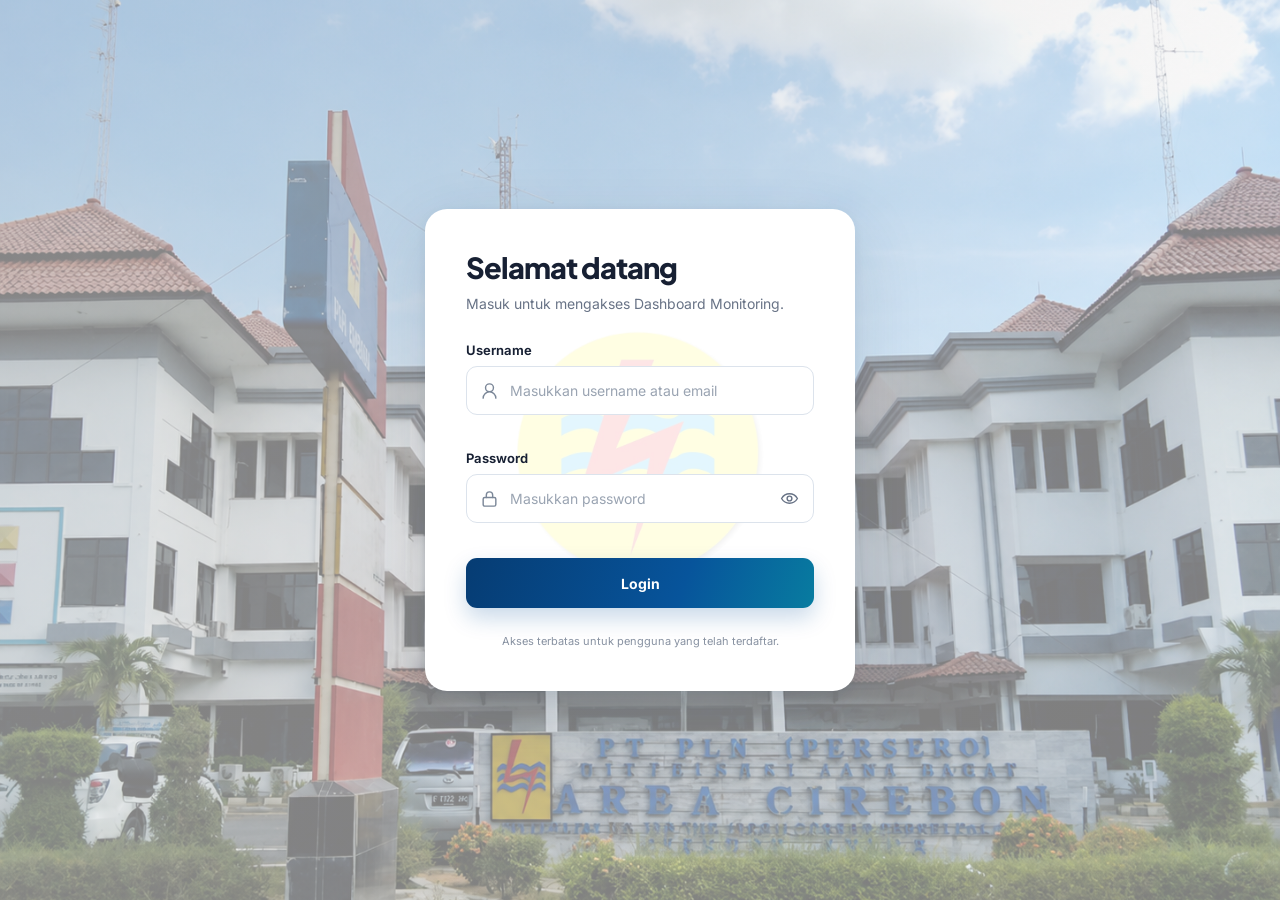
<file: login.html>
<!DOCTYPE html>
<html lang="id">
<head>
  <script>
    if (location.pathname.endsWith("/login.html")) history.replaceState(null, "", "/");
  </script>
  <meta charset="UTF-8">
  <meta name="viewport" content="width=device-width, initial-scale=1.0">
<!-- PWA: metadata only; existing application UI and scripts are unchanged. -->
<link rel="manifest" href="manifest.webmanifest">
<meta name="theme-color" content="#0b4da2">
<meta name="application-name" content="Dashboard">
<meta name="mobile-web-app-capable" content="yes">
<meta name="apple-mobile-web-app-capable" content="yes">
<meta name="apple-mobile-web-app-title" content="Dashboard">
<meta name="apple-mobile-web-app-status-bar-style" content="default">
<link rel="apple-touch-icon" sizes="192x192" href="icons/icon-192.png">
<script src="pwa.js" defer></script>
<!-- /PWA -->
  <meta name="description" content="Login Dashboard Monitoring PLN UP3 Cirebon">
  <title>Login | Dashboard Monitoring</title>
  <link rel="preconnect" href="https://fonts.googleapis.com">
  <link rel="preconnect" href="https://fonts.gstatic.com" crossorigin>
  <link href="https://fonts.googleapis.com/css2?family=Inter:wght@400;500;600;700&family=Plus+Jakarta+Sans:wght@600;700;800&display=swap" rel="stylesheet">
  <link rel="stylesheet" href="login.css">
</head>
<body>
  <main class="login-page">
    <section class="login-card" aria-labelledby="loginTitle">
      <div class="login-heading">
        <h1 id="loginTitle">Selamat datang</h1>
        <p>Masuk untuk mengakses Dashboard Monitoring.</p>
      </div>

      <div class="login-alert" id="loginAlert" role="alert" aria-live="polite" hidden></div>

      <form id="loginForm" novalidate>
        <div class="form-field">
          <label for="loginIdentity">Username</label>
          <div class="input-wrap">
            <svg viewBox="0 0 24 24" aria-hidden="true"><path d="M20 21a8 8 0 0 0-16 0M12 13a5 5 0 1 0 0-10 5 5 0 0 0 0 10Z"/></svg>
            <input id="loginIdentity" name="identity" type="text" autocomplete="username" inputmode="email" maxlength="120" placeholder="Masukkan username atau email" required>
          </div>
          <span class="field-error" id="identityError"></span>
        </div>

        <div class="form-field">
          <label for="loginPassword">Password</label>
          <div class="input-wrap">
            <svg viewBox="0 0 24 24" aria-hidden="true"><rect x="4" y="10" width="16" height="11" rx="2"/><path d="M8 10V7a4 4 0 0 1 8 0v3"/></svg>
            <input id="loginPassword" name="password" type="password" autocomplete="current-password" maxlength="256" placeholder="Masukkan password" required>
            <button class="password-toggle" id="passwordToggle" type="button" aria-label="Tampilkan password" aria-pressed="false">
              <svg class="eye-open" viewBox="0 0 24 24" aria-hidden="true"><path d="M2 12s3.5-6 10-6 10 6 10 6-3.5 6-10 6S2 12 2 12Z"/><circle cx="12" cy="12" r="3"/></svg>
            </button>
          </div>
          <span class="field-error" id="passwordError"></span>
        </div>

        <button class="login-button" id="loginButton" type="submit">
          <span class="button-label">Login</span>
          <span class="button-loading" aria-hidden="true"><span class="spinner"></span>Memverifikasi...</span>
        </button>
      </form>

      <p class="login-footnote">Akses terbatas untuk pengguna yang telah terdaftar.</p>
    </section>
  </main>

  <script src="login.js"></script>
  <script src="cursor-effect.js"></script>
</body>
</html>
</file>
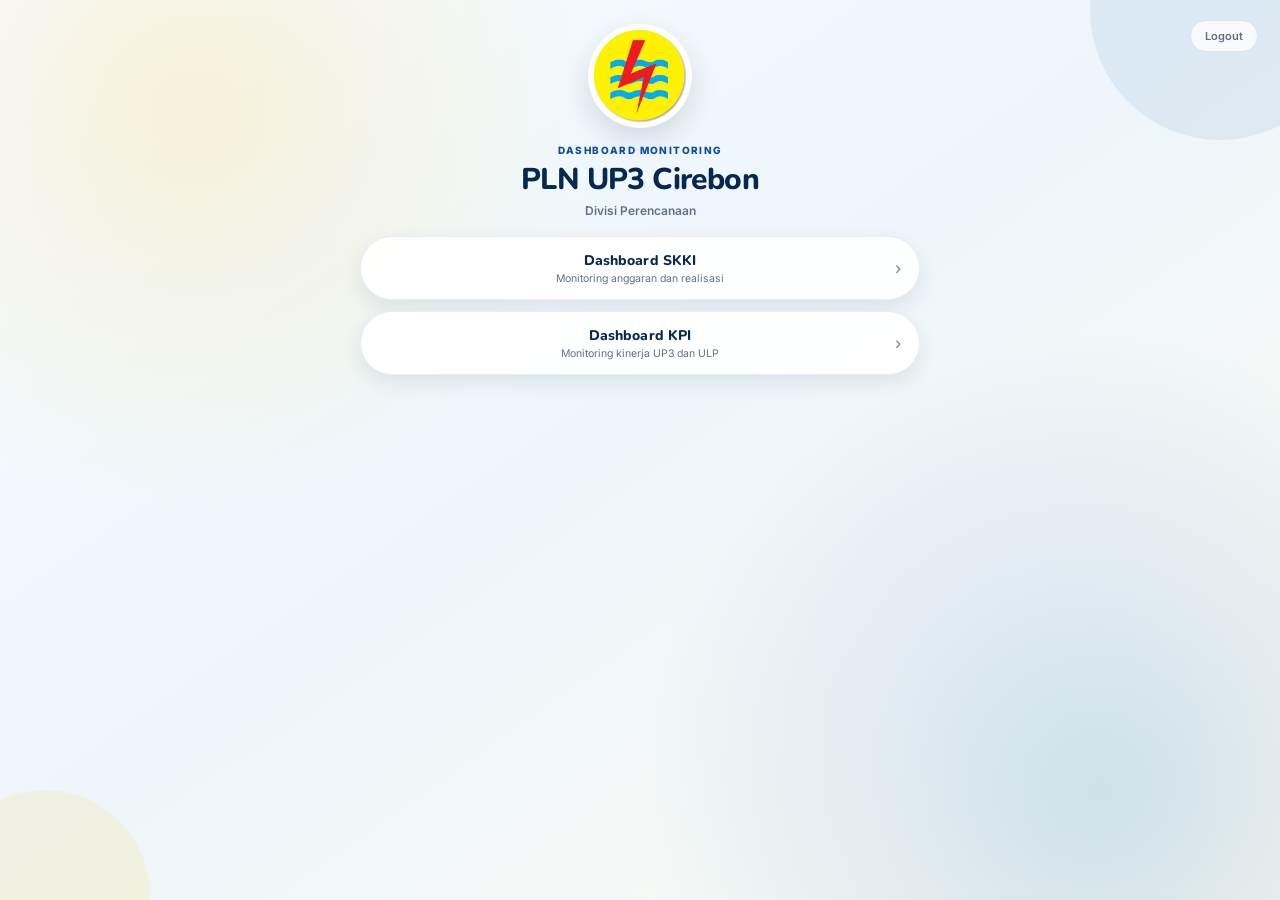
<file: portal.html>
<!DOCTYPE html>
<html lang="id" class="auth-pending">
<head>
  <script>
    if (location.pathname.endsWith("/portal.html")) history.replaceState(null, "", "/");
  </script>
  <meta charset="UTF-8">
  <meta name="viewport" content="width=device-width, initial-scale=1.0">
<!-- PWA: metadata only; existing application UI and scripts are unchanged. -->
<link rel="manifest" href="manifest.webmanifest">
<meta name="theme-color" content="#0b4da2">
<meta name="application-name" content="Dashboard">
<meta name="mobile-web-app-capable" content="yes">
<meta name="apple-mobile-web-app-capable" content="yes">
<meta name="apple-mobile-web-app-title" content="Dashboard">
<meta name="apple-mobile-web-app-status-bar-style" content="default">
<link rel="apple-touch-icon" sizes="192x192" href="icons/icon-192.png">
<script src="pwa.js" defer></script>
<!-- /PWA -->
  <title> Dashboard Monitoring</title>
  <style>.auth-pending body{visibility:hidden}</style>
  <script src="auth.js"></script>
  <link rel="preconnect" href="https://fonts.googleapis.com">
  <link href="https://fonts.googleapis.com/css2?family=Inter:wght@400;500;600&family=Nunito:wght@600;700;800&display=swap" rel="stylesheet">
  <link rel="stylesheet" href="portal.css">
  <link rel="prefetch" href="index.html">
  <link rel="prefetch" href="style.css">
  <link rel="prefetch" href="script.js">
  <link rel="prefetch" href="kpi.js">
</head>
<body>
  <main class="portal-page" aria-labelledby="portalTitle">
    <div class="portal-decoration portal-decoration-one"></div>
    <div class="portal-decoration portal-decoration-two"></div>
    <button class="portal-logout" id="portalLogoutBtn" type="button">Logout</button>
    <section class="portal-content">
      <div class="portal-logo-wrap"><img src="assets/logo.svg" alt="Logo PLN"></div>
      <p class="portal-eyebrow">Dashboard Monitoring</p>
      <h1 id="portalTitle">PLN UP3 Cirebon</h1>
      <p class="portal-subtitle">Divisi Perencanaan</p>
      <nav class="portal-dashboard-list" aria-label="Pilihan dashboard">
        <a class="portal-dashboard-btn" href="index.html?app=skki">
          <span class="portal-dashboard-copy"><strong>Dashboard SKKI</strong><small>Monitoring anggaran dan realisasi</small></span>
          <span class="portal-dashboard-arrow" aria-hidden="true">&#8250;</span>
        </a>
        <a class="portal-dashboard-btn" href="index.html?app=kpi">
          <span class="portal-dashboard-copy"><strong>Dashboard KPI</strong><small>Monitoring kinerja UP3 dan ULP</small></span>
          <span class="portal-dashboard-arrow" aria-hidden="true">&#8250;</span>
        </a>
      </nav>
    </section>
  </main>
  <script src="cursor-effect.js"></script>
</body>
</html>
</file>
<file: login.css>
:root {
  --primary: #07549b;
  --primary-dark: #063c73;
  --accent: #00a2b8;
  --text: #172033;
  --muted: #687386;
  --border: #dce3ec;
  --danger: #b42318;
  --danger-bg: #fef3f2;
  --focus: rgba(7, 84, 155, 0.18);
}

@media (pointer: fine) and (prefers-reduced-motion: no-preference) {
  .custom-cursor-active, .custom-cursor-active * { cursor:none !important; }
  .pln-cursor-dot,.pln-cursor-glow { position:fixed; z-index:100000; top:0; left:0; pointer-events:none; opacity:0; border-radius:50%; transition:width .16s,height .16s,opacity .16s,background .16s; }
  .custom-cursor-active .pln-cursor-dot,.custom-cursor-active .pln-cursor-glow { opacity:1; }
  .pln-cursor-dot { width:7px; height:7px; background:#07549b; box-shadow:0 0 9px rgba(7,84,155,.65); }
  .pln-cursor-glow { width:28px; height:28px; border:1px solid rgba(7,84,155,.42); background:rgba(0,162,184,.08); box-shadow:0 3px 16px rgba(7,84,155,.18); }
  .pln-cursor-glow.is-hovering { width:40px; height:40px; border-color:rgba(0,162,184,.6); background:rgba(0,162,184,.12); }
}

* { box-sizing: border-box; }

html, body { min-height: 100%; }

body {
  margin: 0;
  color: var(--text);
  font-family: "Inter", sans-serif;
  background: #fff;
}

.login-page {
  position: relative;
  z-index: 1;
  isolation: isolate;
  display: grid;
  min-height: 100vh;
  min-height: 100dvh;
  place-items: center;
  padding: 32px 20px;
}

.login-page::before {
  position: absolute;
  z-index: -2;
  inset: 0;
  content: "";
  background-image: url("assets/pln-up3-cirebon-login-bg.png");
  background-position: center 45%;
  background-size: cover;
  background-repeat: no-repeat;
  opacity: .70;
}

.login-page::after {
  position: absolute;
  z-index: -1;
  inset: 0;
  content: "";
  background: linear-gradient(120deg, rgba(203, 203, 203, 0.46), rgba(255, 255, 255, .28));
}

.login-card {
  position: relative;
  isolation: isolate;
  overflow: hidden;
  width: min(100%, 430px);
  padding: 40px;
  border: 1px solid rgba(255, 255, 255, .9);
  border-radius: 22px;
  background: #fff;
  box-shadow: 0 24px 70px rgba(19, 49, 78, .14), 0 3px 12px rgba(19, 49, 78, .06);
}

.login-card::before {
  position: absolute;
  z-index: -1;
  top: 50%;
  left: 50%;
  width: 255px;
  height: 255px;
  content: "";
  background: url("assets/logo-pln.png") center / contain no-repeat;
  opacity: .11;
  transform: translate(-50%, -48%);
  pointer-events: none;
}

.login-heading { margin-bottom: 27px; }
.login-heading h1 { margin: 0 0 8px; font: 800 29px/1.2 "Plus Jakarta Sans", sans-serif; letter-spacing: -.035em; }
.login-heading > p:last-child { margin: 0; color: var(--muted); font-size: 14px; line-height: 1.6; }

.login-alert {
  margin: -5px 0 20px;
  padding: 11px 13px;
  border: 1px solid #fecdca;
  border-radius: 10px;
  color: var(--danger);
  background: var(--danger-bg);
  font-size: 13px;
  line-height: 1.45;
}

.form-field { margin-bottom: 19px; }
.form-field label { display: block; margin-bottom: 8px; font-size: 13px; font-weight: 650; }

.input-wrap { position: relative; }
.input-wrap > svg {
  position: absolute;
  top: 50%;
  left: 14px;
  width: 19px;
  height: 19px;
  color: #7b8798;
  fill: none;
  stroke: currentColor;
  stroke-linecap: round;
  stroke-linejoin: round;
  stroke-width: 1.8;
  transform: translateY(-50%);
  pointer-events: none;
}

.input-wrap input {
  width: 100%;
  height: 49px;
  padding: 0 46px 0 43px;
  border: 1px solid var(--border);
  border-radius: 11px;
  outline: none;
  color: var(--text);
  background: #fff;
  font: 500 14px "Inter", sans-serif;
  transition: border-color .18s, box-shadow .18s;
}

.input-wrap input::placeholder { color: #9aa4b2; font-weight: 400; }
.input-wrap input:focus { border-color: var(--primary); box-shadow: 0 0 0 4px var(--focus); }
.form-field.invalid input { border-color: #f04438; box-shadow: 0 0 0 3px rgba(240, 68, 56, .1); }

.password-toggle {
  position: absolute;
  top: 50%;
  right: 7px;
  display: grid;
  width: 36px;
  height: 36px;
  padding: 0;
  place-items: center;
  border: 0;
  border-radius: 8px;
  color: #687386;
  background: transparent;
  cursor: pointer;
  transform: translateY(-50%);
}

.password-toggle:hover { color: var(--primary); background: #f1f6fa; }
.password-toggle svg { width: 19px; height: 19px; fill: none; stroke: currentColor; stroke-linecap: round; stroke-linejoin: round; stroke-width: 1.8; }

.field-error { display: block; min-height: 16px; padding-top: 5px; color: var(--danger); font-size: 11px; }

.login-button {
  display: grid;
  width: 100%;
  height: 50px;
  margin-top: 3px;
  place-items: center;
  border: 0;
  border-radius: 11px;
  color: #fff;
  background: linear-gradient(110deg, var(--primary-dark), var(--primary) 62%, #087ca0);
  box-shadow: 0 10px 22px rgba(7, 84, 155, .22);
  font: 700 14px "Inter", sans-serif;
  cursor: pointer;
  transition: transform .16s, box-shadow .16s, opacity .16s;
}

.login-button:hover:not(:disabled) { transform: translateY(-1px); box-shadow: 0 13px 27px rgba(7, 84, 155, .29); }
.login-button:active:not(:disabled) { transform: translateY(0); }
.login-button:disabled { cursor: wait; opacity: .78; }
.button-loading { display: none; align-items: center; gap: 9px; }
.login-button.loading .button-label { display: none; }
.login-button.loading .button-loading { display: flex; }

.spinner { width: 17px; height: 17px; border: 2px solid rgba(255, 255, 255, .35); border-top-color: #fff; border-radius: 50%; animation: spin .7s linear infinite; }
.login-footnote { margin: 25px 0 0; color: #8791a1; font-size: 11px; line-height: 1.5; text-align: center; }

@keyframes spin { to { transform: rotate(360deg); } }

@media (max-width: 520px) {
  .login-page { padding: 20px 15px; }
  .login-page::before {
    background-image: url("assets/pln-up3-cirebon-login-mobile.png");
    background-position: center center;
  }
  .login-card { padding: 30px 23px; border-radius: 18px; }
  .login-heading h1 { font-size: 26px; }
}

@media (prefers-reduced-motion: reduce) {
  *, *::before, *::after { scroll-behavior: auto !important; transition: none !important; animation-duration: .01ms !important; }
}
</file>
<file: portal.css>
:root {
  --primary: #0b4da2;
  --primary-dark: #06294f;
  --primary-light: #e8f0fb;
  --success: #16803c;
  --success-light: #e8f6ed;
  --text: #ffea00;
  --muted: #607086;
  --border: #dce4ed;
}
@media (pointer: fine) and (prefers-reduced-motion: no-preference) {
  .custom-cursor-active,.custom-cursor-active * { cursor:none !important; }
  .pln-cursor-dot,.pln-cursor-glow { position:fixed; z-index:100000; top:0; left:0; pointer-events:none; opacity:0; border-radius:50%; transition:width .16s,height .16s,opacity .16s,background .16s; }
  .custom-cursor-active .pln-cursor-dot,.custom-cursor-active .pln-cursor-glow { opacity:1; }
  .pln-cursor-dot { width:7px; height:7px; background:#0b4da2; box-shadow:0 0 9px rgba(11,77,162,.65); }
  .pln-cursor-glow { width:28px; height:28px; border:1px solid rgba(11,77,162,.42); background:rgba(31,130,192,.08); box-shadow:0 3px 16px rgba(11,77,162,.18); }
  .pln-cursor-glow.is-hovering { width:40px; height:40px; border-color:rgba(255,205,56,.7); background:rgba(255,205,56,.13); }
}
* { box-sizing: border-box; margin: 0; padding: 0; }
html, body { min-height: 100%; }
body { color: var(--text); font-family: Inter, sans-serif; }
button, a { font: inherit; }
.portal-page {
  position: relative;
  display: grid;
  min-height: 100vh;
  min-height: 100dvh;
  align-items: start;
  justify-items: center;
  overflow: hidden;
  padding: 24px 20px 36px;
  background: radial-gradient(circle at 15% 12%, rgba(255,205,56,.18), transparent 30%), radial-gradient(circle at 86% 88%, rgba(31,130,192,.2), transparent 34%), linear-gradient(145deg,#f7fbff 0%,#eef6fb 48%,#fdfaf1 100%);
}
.portal-decoration { position: absolute; border-radius: 999px; pointer-events: none; }
.portal-decoration-one { width: 260px; height: 260px; top: -120px; right: -70px; background: rgba(11,77,162,.08); }
.portal-decoration-two { width: 210px; height: 210px; bottom: -100px; left: -60px; background: rgba(255,205,56,.13); }
.portal-content { position: relative; z-index: 1; width: min(100%,560px); text-align: center; }
.portal-logo-wrap { display:grid; width:104px; height:104px; margin:0 auto 16px; place-items:center; overflow:hidden; border:4px solid rgba(255,255,255,.9); border-radius:50%; background:#fff; box-shadow:0 12px 28px rgba(6,41,79,.14); }
.portal-logo-wrap img { width:100%; height:100%; object-fit:cover; }
.portal-eyebrow { margin-bottom:6px; color:var(--primary); font-size:10px; font-weight:800; letter-spacing:1.4px; text-transform:uppercase; }
.portal-content h1 { color:var(--primary-dark); font-family:"Nunito",sans-serif; font-size:clamp(23px,3.4vw,30px); font-weight:800; line-height:1.2; letter-spacing:-.02em; }
.portal-subtitle { margin-top:5px; color:var(--muted); font-size:12px; font-weight:600; }
.portal-instruction { margin:22px 0 12px; color:var(--muted); font-size:11.5px; }
.portal-dashboard-list { display:grid; gap:11px; margin-top:18px; }
.portal-dashboard-btn { position:relative; display:grid; place-items:center; width:100%; min-height:64px; padding:11px 38px; border:1px solid rgba(11,77,162,.1); border-radius:999px; background:rgba(255,255,255,.94); box-shadow:0 8px 20px rgba(6,41,79,.09); color:var(--text); text-align:center; text-decoration:none; transition:transform .2s,box-shadow .2s,border-color .2s; }
.portal-dashboard-arrow { position:absolute; top:50%; right:18px; color:#8190a3; font-size:16px; font-weight:500; line-height:1; transform:translateY(-53%); }
.portal-dashboard-btn:hover { transform:translateY(-2px); border-color:rgba(11,77,162,.35); box-shadow:0 15px 32px rgba(6,41,79,.15); }
.portal-dashboard-btn:focus-visible { outline:3px solid rgba(11,77,162,.24); outline-offset:3px; }
.portal-dashboard-copy { min-width:0; }
.portal-dashboard-copy strong,.portal-dashboard-copy small { display:block; }
.portal-dashboard-copy strong { color:var(--primary-dark); font:800 14px "Nunito",sans-serif; letter-spacing:.01em; }
.portal-dashboard-copy small { margin-top:2px; color:var(--muted); font-size:10.5px; }
.portal-footer { margin-top:22px; color:var(--muted); font-size:10.5px; }
.portal-logout { position:absolute; z-index:2; top:20px; right:22px; padding:8px 14px; border:1px solid var(--border); border-radius:999px; background:rgba(255,255,255,.8); color:var(--muted); cursor:pointer; font-size:11px; font-weight:600; }
@media (max-width:600px) {
  .portal-page { align-items:start; padding:18px 15px 30px; overflow-y:auto; }
  .portal-logo-wrap { width:88px; height:88px; margin-bottom:14px; }
  .portal-content h1 { font-size:23px; }
  .portal-subtitle { font-size:11.5px; }
  .portal-instruction { margin-top:19px; }
  .portal-dashboard-list { gap:10px; }
  .portal-dashboard-btn { min-height:60px; padding:10px 15px; }
  .portal-dashboard-arrow { right:15px; font-size:14px; }
  .portal-logout { top:12px; right:12px; }
}
</file>
<file: style.css>
:root {
  /* Warna Utama (Biru korporat) */
  --color-primary: #0b4da2;
  --color-primary-dark: #06294f;
  --color-primary-darker: #041b38;
  --color-primary-light: #e8f0fb;
  --color-primary-lighter: #f2f7fd;

  /* Warna Netral (Putih & Abu-abu) */
  --color-bg: #f2f4f8;
  --color-surface: #ffffff;
  --color-border: #e3e7ee;
  --color-border-strong: #cdd4de;

  --color-text-primary: #1b2430;
  --color-text-secondary: #5c6b7a;
  --color-text-muted: #93a0af;
  --color-text-inverse: #ffffff;

  /* Warna Status / Semantik */
  --color-success: #16a34a;
  --color-success-bg: #e9f8ef;
  --color-warning: #d97706;
  --color-warning-bg: #fef3e2;
  --color-danger: #dc2626;
  --color-danger-bg: #fdeaea;
  --color-info: #2e86de;
  --color-info-bg: #eaf3fd;

  /* Tipografi */
  --font-display: "Plus Jakarta Sans", "Segoe UI", system-ui, sans-serif;
  --font-body: "Inter", "Segoe UI", system-ui, sans-serif;

  /* Ukuran & Spasi */
  --sidebar-width: 264px;
  --sidebar-width-collapsed: 76px;
  --navbar-height: 68px;
  --radius-sm: 8px;
  --radius-md: 12px;
  --radius-lg: 18px;
  --shadow-sm: 0 1px 2px rgba(6, 41, 79, 0.06);
  --shadow-md: 0 6px 20px rgba(6, 41, 79, 0.08);
  --shadow-lg: 0 16px 40px rgba(6, 41, 79, 0.14);
  --transition: 180ms cubic-bezier(0.4, 0, 0.2, 1);
}

@media (pointer: fine) and (prefers-reduced-motion: no-preference) {
  .custom-cursor-active,
  .custom-cursor-active * { cursor: none !important; }
  .pln-cursor-dot,
  .pln-cursor-glow { position: fixed; z-index: 100000; top: 0; left: 0; pointer-events: none; opacity: 0; border-radius: 50%; transition: width .16s, height .16s, opacity .16s, background .16s; }
  .custom-cursor-active .pln-cursor-dot,
  .custom-cursor-active .pln-cursor-glow { opacity: 1; }
  .pln-cursor-dot { width: 7px; height: 7px; background: #0b4da2; box-shadow: 0 0 9px rgba(11,77,162,.65); }
  .pln-cursor-glow { width: 28px; height: 28px; border: 1px solid rgba(11,77,162,.42); background: rgba(46,134,222,.08); box-shadow: 0 3px 16px rgba(11,77,162,.18); }
  .pln-cursor-glow.is-hovering { width: 40px; height: 40px; border-color: rgba(245,165,36,.58); background: rgba(245,165,36,.12); }
  .pln-cursor-dot.is-hovering { width: 5px; height: 5px; background: #d97706; }
}

/* --------------------------------------------------------------------------
   2. RESET & BASE
   -------------------------------------------------------------------------- */
/* Nilai Data Pengusahaan dapat diklik untuk membuka asal datanya. */
.pengusahaan-source-click {
  cursor: pointer;
  text-decoration: underline;
  text-decoration-color: rgba(11, 77, 162, .35);
  text-decoration-style: dashed;
  text-underline-offset: 4px;
}
.pengusahaan-source-click:hover,
.pengusahaan-source-click:focus-visible { color: var(--primary); outline: none; }
#kpiPengusahaanComparisonBody .source-ref { display: none; }
#kpiPengusahaanHead th:last-child,
#kpiPengusahaanBody td:last-child { display: none; }

* {
  box-sizing: border-box;
  margin: 0;
  padding: 0;
}

html {
  scroll-behavior: smooth;
}

body {
  font-family: var(--font-body);
  background: var(--color-bg);
  color: var(--color-text-primary);
  font-size: 14px;
  line-height: 1.5;
  -webkit-font-smoothing: antialiased;
}

/* --------------------------------------------------------------------------
   PORTAL PEMILIH DASHBOARD — halaman pertama setelah login
   -------------------------------------------------------------------------- */
.dashboard-portal {
  position: relative;
  display: grid;
  min-height: 100vh;
  min-height: 100dvh;
  place-items: center;
  overflow: hidden;
  padding: 44px 20px;
  background:
    radial-gradient(circle at 15% 12%, rgba(255, 205, 56, 0.18), transparent 30%),
    radial-gradient(circle at 86% 88%, rgba(31, 130, 192, 0.2), transparent 34%),
    linear-gradient(145deg, #f7fbff 0%, #eef6fb 48%, #fdfaf1 100%);
}
.dashboard-portal[hidden] { display: none !important; }
.portal-decoration { position: absolute; border-radius: 999px; pointer-events: none; filter: blur(1px); }
.portal-decoration-one { width: 260px; height: 260px; top: -120px; right: -70px; background: rgba(11, 77, 162, 0.08); }
.portal-decoration-two { width: 210px; height: 210px; bottom: -100px; left: -60px; background: rgba(255, 205, 56, 0.13); }
.portal-content { position: relative; z-index: 1; width: min(100%, 680px); text-align: center; }
.portal-logo-wrap {
  display: grid;
  width: 126px;
  height: 126px;
  margin: 0 auto 20px;
  place-items: center;
  overflow: hidden;
  border: 5px solid rgba(255,255,255,.9);
  border-radius: 50%;
  background: #fff;
  box-shadow: 0 14px 35px rgba(6, 41, 79, 0.16);
}
.portal-logo-wrap img { width: 100%; height: 100%; object-fit: cover; }
.portal-eyebrow { margin-bottom: 7px; color: var(--color-primary); font-size: 11px; font-weight: 800; letter-spacing: 1.6px; text-transform: uppercase; }
.portal-content h1 { color: var(--color-primary-darker); font-size: clamp(27px, 4vw, 38px); line-height: 1.15; }
.portal-subtitle { margin-top: 6px; color: var(--color-text-secondary); font-size: 15px; font-weight: 600; }
.portal-instruction { margin: 26px 0 14px; color: var(--color-text-muted); font-size: 12.5px; }
.portal-dashboard-list { display: grid; gap: 14px; }
.portal-dashboard-btn {
  display: grid;
  grid-template-columns: 48px 1fr 22px;
  gap: 14px;
  align-items: center;
  width: 100%;
  min-height: 82px;
  padding: 14px 20px;
  border: 1px solid rgba(11, 77, 162, 0.1);
  border-radius: 999px;
  background: rgba(255,255,255,.94);
  box-shadow: 0 10px 25px rgba(6, 41, 79, 0.1);
  color: var(--color-text-primary);
  cursor: pointer;
  font-family: inherit;
  text-align: left;
  transition: transform var(--transition), box-shadow var(--transition), border-color var(--transition);
}
.portal-dashboard-btn:hover { transform: translateY(-2px); border-color: rgba(11,77,162,.35); box-shadow: 0 15px 32px rgba(6,41,79,.15); }
.portal-dashboard-btn:focus-visible { outline: 3px solid rgba(11,77,162,.24); outline-offset: 3px; }
.portal-dashboard-icon { display: grid; width: 48px; height: 48px; place-items: center; border-radius: 50%; }
.portal-dashboard-icon svg { width: 22px; height: 22px; }
.portal-dashboard-icon-skki { background: var(--color-primary-light); color: var(--color-primary); }
.portal-dashboard-icon-kpi { background: var(--color-success-bg); color: var(--color-success); }
.portal-dashboard-copy { min-width: 0; }
.portal-dashboard-copy strong,.portal-dashboard-copy small { display: block; }
.portal-dashboard-copy strong { color: var(--color-primary-darker); font-size: 15px; }
.portal-dashboard-copy small { margin-top: 3px; color: var(--color-text-secondary); font-size: 11.5px; }
.portal-dashboard-arrow { width: 20px; color: var(--color-text-muted); }
.portal-footer { margin-top: 22px; color: var(--color-text-muted); font-size: 10.5px; }
.portal-logout {
  position: absolute;
  z-index: 2;
  top: 20px;
  right: 22px;
  padding: 8px 14px;
  border: 1px solid var(--color-border);
  border-radius: 999px;
  background: rgba(255,255,255,.8);
  color: var(--color-text-secondary);
  cursor: pointer;
  font: 600 11px inherit;
}
.portal-back-btn {
  display: flex;
  align-items: center;
  gap: 10px;
  width: calc(100% - 24px);
  margin: 14px 12px 4px;
  padding: 10px 12px;
  border: 1px solid rgba(255,255,255,.16);
  border-radius: var(--radius-sm);
  background: rgba(255,255,255,.08);
  color: rgba(255,255,255,.9);
  cursor: pointer;
  font: 600 12px inherit;
  text-align: left;
}
.portal-back-btn:hover { background: rgba(255,255,255,.14); }
.portal-back-btn svg { width: 18px; height: 18px; flex-shrink: 0; }
.sidebar-collapsed .portal-back-btn { justify-content: center; }

@media (max-width: 600px) {
  .dashboard-portal { align-items: start; padding: 52px 15px 30px; overflow-y: auto; }
  .portal-content { width: 100%; }
  .portal-logo-wrap { width: 96px; height: 96px; margin-bottom: 16px; border-width: 4px; }
  .portal-content h1 { font-size: 26px; }
  .portal-subtitle { font-size: 13px; }
  .portal-instruction { margin-top: 22px; }
  .portal-dashboard-list { gap: 12px; }
  .portal-dashboard-btn { grid-template-columns: 42px 1fr 18px; min-height: 72px; gap: 11px; padding: 12px 16px; }
  .portal-dashboard-icon { width: 42px; height: 42px; }
  .portal-dashboard-copy strong { font-size: 14px; }
  .portal-dashboard-copy small { font-size: 10.5px; }
  .portal-logout { top: 12px; right: 12px; }
}

h1, h2, h3, h4, h5 {
  font-family: var(--font-display);
  color: var(--color-primary-darker);
  font-weight: 700;
  line-height: 1.25;
}

button {
  font-family: inherit;
  cursor: pointer;
}

input, select {
  font-family: inherit;
  font-size: inherit;
}

a {
  text-decoration: none;
  color: inherit;
}

::selection {
  background: var(--color-primary-light);
  color: var(--color-primary-darker);
}

/* Scrollbar tipis untuk tampilan modern */
::-webkit-scrollbar {
  width: 8px;
  height: 8px;
}
::-webkit-scrollbar-track {
  background: transparent;
}
::-webkit-scrollbar-thumb {
  background: var(--color-border-strong);
  border-radius: 10px;
}
::-webkit-scrollbar-thumb:hover {
  background: var(--color-text-muted);
}

/* Fokus keyboard yang jelas (aksesibilitas) */
a:focus-visible,
button:focus-visible,
input:focus-visible,
select:focus-visible {
  outline: 2px solid var(--color-primary);
  outline-offset: 2px;
  border-radius: 4px;
}

/* --------------------------------------------------------------------------
   3. LAYOUT UTAMA (Sidebar + Navbar + Konten)
   -------------------------------------------------------------------------- */
.app-shell {
  display: flex;
  min-height: 100vh;
}

/* ---- SIDEBAR ---- */
.sidebar {
  width: var(--sidebar-width);
  background: linear-gradient(180deg, var(--color-primary-dark) 0%, var(--color-primary-darker) 100%);
  color: var(--color-text-inverse);
  position: fixed;
  top: 0;
  left: 0;
  bottom: 0;
  z-index: 100;
  display: flex;
  flex-direction: column;
  transition: transform var(--transition), width var(--transition);
}

.sidebar-brand {
  display: flex;
  align-items: center;
  gap: 12px;
  padding: 20px 22px;
  border-bottom: 1px solid rgba(255, 255, 255, 0.1);
}

.sidebar-brand img {
  width: 36px;
  height: 36px;
  flex-shrink: 0;
}

.sidebar-brand-text {
  overflow: hidden;
}

.sidebar-brand-text strong {
  display: block;
  font-family: var(--font-display);
  font-size: 15px;
  font-weight: 800;
  letter-spacing: 0.3px;
  white-space: nowrap;
}

.sidebar-brand-text span {
  display: block;
  font-size: 11px;
  color: rgba(255, 255, 255, 0.6);
  white-space: nowrap;
}

.sidebar-nav {
  flex: 1;
  overflow-y: auto;
  padding: 16px 12px;
}

.sidebar-section-label {
  font-size: 10.5px;
  font-weight: 700;
  letter-spacing: 0.08em;
  color: rgba(255, 255, 255, 0.4);
  padding: 14px 12px 8px;
  text-transform: uppercase;
  white-space: nowrap;
}

.nav-item {
  display: flex;
  align-items: center;
  gap: 12px;
  padding: 11px 12px;
  border-radius: var(--radius-sm);
  color: rgba(255, 255, 255, 0.78);
  font-size: 13.5px;
  font-weight: 500;
  margin-bottom: 2px;
  transition: background var(--transition), color var(--transition);
  white-space: nowrap;
  position: relative;
  border: none;
  background: transparent;
  width: 100%;
  text-align: left;
}

.nav-item svg {
  width: 18px;
  height: 18px;
  flex-shrink: 0;
}

.nav-item:hover {
  background: rgba(255, 255, 255, 0.08);
  color: #fff;
}

.nav-item.active {
  background: var(--color-primary);
  color: #fff;
  box-shadow: var(--shadow-sm);
}

.nav-item .nav-label {
  overflow: hidden;
  text-overflow: ellipsis;
}

/* Nav group dengan anak halaman (submenu), misal: Dashboard Home > Murni / Lanjutan */
.nav-group {
  margin-bottom: 2px;
}

.nav-item-parent {
  display: flex;
  align-items: stretch;
  gap: 0;
}

.nav-item-parent .nav-item {
  flex: 1;
  margin-bottom: 0;
}

.nav-submenu-toggle {
  display: flex;
  align-items: center;
  justify-content: center;
  width: 30px;
  flex-shrink: 0;
  border: none;
  background: transparent;
  color: rgba(255, 255, 255, 0.55);
  border-radius: var(--radius-sm);
  cursor: pointer;
  transition: background var(--transition), color var(--transition), transform var(--transition);
}

.nav-submenu-toggle:hover {
  background: rgba(255, 255, 255, 0.08);
  color: #fff;
}

.nav-submenu-toggle svg {
  width: 14px;
  height: 14px;
  transition: transform var(--transition);
}

.nav-submenu-toggle.open svg {
  transform: rotate(90deg);
}

.nav-submenu {
  display: none;
  flex-direction: column;
  padding-left: 14px;
  margin-top: 2px;
  border-left: 1px solid rgba(255, 255, 255, 0.12);
  margin-left: 18px;
}

.nav-submenu.open {
  display: flex;
}

.nav-item-sub {
  font-size: 12.5px;
  padding: 9px 12px;
  gap: 10px;
}

.nav-item-sub svg {
  width: 15px;
  height: 15px;
}

.app-shell.sidebar-collapsed .nav-submenu-toggle,
.app-shell.sidebar-collapsed .nav-submenu {
  display: none !important;
}

.kategori-badge {
  display: inline-flex;
  align-items: center;
  gap: 6px;
  padding: 4px 12px;
  border-radius: 999px;
  font-size: 12px;
  font-weight: 700;
  letter-spacing: 0.02em;
  text-transform: uppercase;
}
.kategori-badge.badge-murni {
  background: rgba(11, 77, 162, 0.12);
  color: var(--color-primary);
}
.kategori-badge.badge-lanjutan {
  background: rgba(217, 119, 6, 0.14);
  color: #b45309;
}
.kategori-badge.badge-arsip {
  background: rgba(100, 116, 139, 0.14);
  color: #475569;
}
.kategori-badge.badge-realtime {
  background: rgba(22, 163, 74, 0.14);
  color: #15803d;
}

/* Variasi summary grid untuk 6 kartu (dashboard Murni/Lanjutan) */
.summary-grid.cols-6 {
  grid-template-columns: repeat(6, 1fr);
}
@media (max-width: 1200px) {
  .summary-grid.cols-6 { grid-template-columns: repeat(3, 1fr); }
}
@media (max-width: 640px) {
  .summary-grid.cols-6 { grid-template-columns: repeat(2, 1fr); }
}
@media (max-width: 420px) {
  .summary-grid.cols-6 { grid-template-columns: 1fr; }
}

/* Angka pada kartu summary 6-kolom dibuat lebih kecil supaya selalu muat
   dalam satu baris di kotaknya, meskipun nilai rupiahnya besar. */
.summary-grid.cols-6 .summary-card-value {
  font-size: 15px;
  white-space: nowrap;
}
.summary-grid.cols-6 .summary-card {
  padding: 16px;
}

.sidebar-footer {
  padding: 16px 20px;
  border-top: 1px solid rgba(255, 255, 255, 0.1);
  font-size: 11px;
  color: rgba(255, 255, 255, 0.45);
  white-space: nowrap;
}
.sidebar-live-status { display: flex; align-items: flex-start; gap: 9px; padding-bottom: 14px; margin-bottom: 14px; border-bottom: 1px solid rgba(255,255,255,.1); white-space: normal; }
.sidebar-live-status[hidden] { display: none !important; }
.sidebar-live-status .dot { flex: 0 0 auto; margin-top: 5px; }
.sidebar-live-status > div { display: grid; gap: 3px; min-width: 0; }
.sidebar-live-label { color: rgba(255,255,255,.85); font-size: 10px; font-weight: 700; text-transform: uppercase; letter-spacing: .04em; }
.sidebar-live-status .kpi-conn-text { color: rgba(255,255,255,.58); font-size: 10.5px; line-height: 1.45; white-space: normal; }
.sidebar-live-status.kpi-live .kpi-conn-text { color: #86efac; }
.sidebar-live-status.kpi-demo .kpi-conn-text { color: #fcd34d; }
.sidebar-copyright { font-size: 12px; color: rgba(255,255,255,.5); }

/* Sidebar collapsed (desktop toggle) */
.app-shell.sidebar-collapsed .sidebar {
  width: var(--sidebar-width-collapsed);
}
.app-shell.sidebar-collapsed .sidebar-brand-text,
.app-shell.sidebar-collapsed .sidebar-section-label,
.app-shell.sidebar-collapsed .nav-label,
.app-shell.sidebar-collapsed .sidebar-footer {
  display: none;
}
.app-shell.sidebar-collapsed .main-wrapper {
  margin-left: var(--sidebar-width-collapsed);
}

/* ---- MAIN WRAPPER ---- */
.main-wrapper {
  margin-left: var(--sidebar-width);
  flex: 1;
  min-width: 0;
  display: flex;
  flex-direction: column;
  transition: margin-left var(--transition);
}

/* ---- NAVBAR ----
   Sengaja pakai position:sticky (bukan fixed). Dengan sticky, navbar tetap
   ikut alur dokumen normal (mengambil ruang selebar tingginya) sehingga
   konten/dropdown di bawahnya TIDAK PERNAH ketutupan/kepotong navbar di
   halaman manapun -- tidak perlu lagi hack margin-top manual per halaman.
   Navbar tetap menempel di atas viewport saat halaman di-scroll, sama
   seperti fixed, tapi tanpa efek "ketutupan" itu. */
.navbar {
  height: var(--navbar-height);
  background: var(--color-surface);
  border-bottom: 1px solid var(--color-border);
  display: flex;
  align-items: center;
  justify-content: space-between;
  padding: 0 24px;
  position: sticky;
  top: 0;
  z-index: 90;
}

.navbar-left {
  display: flex;
  align-items: center;
  gap: 16px;
}

.navbar-toggle {
  background: var(--color-bg);
  border: 1px solid var(--color-border);
  border-radius: var(--radius-sm);
  width: 38px;
  height: 38px;
  display: flex;
  align-items: center;
  justify-content: center;
  color: var(--color-text-secondary);
  transition: background var(--transition);
}
.navbar-toggle:hover {
  background: var(--color-primary-light);
  color: var(--color-primary);
}

.navbar-title h1 {
  font-size: 17px;
  font-weight: 700;
}

.navbar-title p {
  font-size: 12px;
  color: var(--color-text-secondary);
  margin-top: 1px;
}

.navbar-right {
  display: flex;
  align-items: center;
  gap: 14px;
}

.connection-badge {
  display: flex;
  align-items: center;
  gap: 7px;
  padding: 7px 12px;
  border-radius: 999px;
  font-size: 12px;
  font-weight: 600;
  background: var(--color-danger-bg);
  color: var(--color-danger);
}

.connection-badge.connected {
  background: var(--color-success-bg);
  color: var(--color-success);
}

.connection-badge .dot {
  width: 7px;
  height: 7px;
  border-radius: 50%;
  background: currentColor;
}

.navbar-refresh {
  display: flex;
  align-items: center;
  gap: 6px;
  padding: 8px 14px;
  border-radius: var(--radius-sm);
  border: 1px solid var(--color-border);
  background: var(--color-surface);
  color: var(--color-text-secondary);
  font-size: 12.5px;
  font-weight: 600;
  transition: all var(--transition);
}
.navbar-refresh:hover {
  border-color: var(--color-primary);
  color: var(--color-primary);
}
.navbar-refresh svg {
  width: 15px;
  height: 15px;
}
.navbar-refresh.loading svg {
  animation: spin 0.9s linear infinite;
}

/* ---- KONTEN / PAGE ---- */
.content {
  margin-top: 0;
  padding: 24px;
  flex: 1;
  position: relative;
}

/* Watermark logo PLN: posisinya fixed di tengah area konten (kanan sidebar),
   jadi tetap terlihat di tempat yang sama walau halaman digulir ke bawah.
   Panel/kartu di atasnya dibuat transparan agar logo ini tetap terlihat. */
.content::before {
  content: "";
  position: fixed;
  top: var(--navbar-height);
  left: var(--sidebar-width);
  right: 0;
  bottom: 0;
  background-image: url("assets/logo-pln.png");
  background-repeat: no-repeat;
  background-position: center center;
  background-size: 460px 460px;
  opacity: 0.12;
  pointer-events: none;
  z-index: 0;
  transition: left var(--transition);
}
.app-shell.sidebar-collapsed .content::before {
  left: var(--sidebar-width-collapsed);
}
@media (max-width: 900px) {
  .content::before {
    left: 0;
  }
}

.page {
  display: none;
  position: relative;
  z-index: 1;
}
.page.active {
  display: block;
}

.page-header {
  position: relative;
  display: flex;
  align-items: flex-end;
  justify-content: space-between;
  gap: 16px;
  margin-bottom: 20px;
  flex-wrap: wrap;
  padding: 22px 24px;
  border-radius: var(--radius-lg);
  border: 1px solid var(--color-border);
  background: linear-gradient(135deg, rgba(232, 240, 251, 0.62) 0%, rgba(255, 255, 255, 0.7) 60%, rgba(232, 240, 251, 0.62) 100%);
  backdrop-filter: blur(10px);
  -webkit-backdrop-filter: blur(10px);
}

.page-header h2 {
  font-size: 20px;
  margin-bottom: 4px;
}

.page-header p {
  color: var(--color-text-secondary);
  font-size: 13px;
}

.page-actions {
  display: flex;
  gap: 10px;
  flex-wrap: wrap;
  justify-content: flex-end;
  max-width: 100%;
}
.page-actions .filter-select,
.page-actions select {
  flex: 0 1 auto;
  max-width: 100%;
}
@media (max-width: 640px) {
  .page-header {
    flex-direction: column;
    align-items: stretch;
  }
  .page-actions {
    justify-content: flex-start;
  }
  .page-actions .filter-select,
  .page-actions select {
    flex: 1 1 160px;
  }
}

/* --------------------------------------------------------------------------
   4. TOMBOL
   -------------------------------------------------------------------------- */
.btn {
  display: inline-flex;
  align-items: center;
  gap: 8px;
  padding: 9px 16px;
  border-radius: var(--radius-sm);
  font-size: 13px;
  font-weight: 600;
  border: 1px solid transparent;
  transition: all var(--transition);
  white-space: nowrap;
}
.btn svg {
  width: 15px;
  height: 15px;
}

.btn-primary {
  background: var(--color-primary);
  color: #fff;
  box-shadow: var(--shadow-sm);
}
.btn-primary:hover {
  background: var(--color-primary-dark);
  transform: translateY(-1px);
  box-shadow: var(--shadow-md);
}

.btn-outline {
  background: var(--color-surface);
  border-color: var(--color-border);
  color: var(--color-text-secondary);
}
.btn-outline:hover {
  border-color: var(--color-primary);
  color: var(--color-primary);
  background: var(--color-primary-lighter);
}

.btn-sm {
  padding: 6px 11px;
  font-size: 12px;
}

/* --------------------------------------------------------------------------
   5. CARD SUMMARY
   -------------------------------------------------------------------------- */
.summary-grid {
  display: grid;
  grid-template-columns: repeat(5, 1fr);
  gap: 16px;
  margin-bottom: 24px;
}

.summary-card {
  background: rgba(255, 255, 255, 0.68);
  backdrop-filter: blur(10px);
  -webkit-backdrop-filter: blur(10px);
  border: 1px solid var(--color-border);
  border-radius: var(--radius-lg);
  padding: 18px 20px;
  position: relative;
  overflow: hidden;
  transition: box-shadow var(--transition), transform var(--transition);
}
.summary-card:hover {
  box-shadow: var(--shadow-md);
  transform: translateY(-2px);
}

.summary-card::before {
  content: "";
  position: absolute;
  top: 0;
  left: 0;
  width: 100%;
  height: 3px;
  background: var(--color-primary);
}

.summary-card.card-realisasi::before { background: var(--color-success); }
.summary-card.card-sisa::before { background: var(--color-info); }
.summary-card.card-persen::before { background: var(--color-warning); }
.summary-card.card-jumlah::before { background: var(--color-primary-darker); }
.summary-card.card-info::before { background: var(--color-info); }



.summary-card-icon {
  width: 38px;
  height: 38px;
  border-radius: 10px;
  background: var(--color-primary-light);
  color: var(--color-primary);
  display: flex;
  align-items: center;
  justify-content: center;
  margin-bottom: 12px;
}
.summary-card-icon svg { width: 19px; height: 19px; }

.card-realisasi .summary-card-icon { background: var(--color-success-bg); color: var(--color-success); }
.card-sisa .summary-card-icon { background: var(--color-info-bg); color: var(--color-info); }
.card-persen .summary-card-icon { background: var(--color-warning-bg); color: var(--color-warning); }
.card-jumlah .summary-card-icon { background: #eef1f6; color: var(--color-primary-darker); }
.card-info .summary-card-icon { background: var(--color-info-bg); color: var(--color-info); }

.summary-card-label {
  font-size: 12px;
  color: var(--color-text-secondary);
  font-weight: 600;
  margin-bottom: 6px;
}

.summary-card-value {
  font-family: var(--font-display);
  font-size: 21px;
  font-weight: 800;
  color: var(--color-primary-darker);
  letter-spacing: -0.3px;
  min-height: 26px;
}

.summary-card-value small {
  font-size: 12px;
  font-weight: 400;
  color: var(--color-text-muted);
}

.summary-card-sub {
  margin-top: 8px;
  font-size: 11.5px;
  color: var(--color-text-muted);
}

.summary-card-metric {
  display: flex;
  align-items: center;
  justify-content: center;
  width: fit-content;
  min-width: 68px;
  min-height: 34px;
  margin: 8px auto 0;
  padding: 8px 10px;
  border: 1px solid rgba(11, 77, 162, 0.18);
  border-radius: 9px;
  background: rgba(11, 77, 162, 0.07);
  color: var(--color-primary-darker);
  font-family: var(--font-display);
  font-size: 13px;
  font-weight: 800;
  line-height: 1.25;
}

.card-sisa .summary-card-metric {
  border-color: rgba(14, 165, 233, 0.22);
  background: rgba(14, 165, 233, 0.09);
  color: #075985;
}

.chart-progress-metric {
  display: grid;
  grid-template-columns: 1fr auto;
  align-items: center;
  gap: 2px 12px;
  margin: 0 0 12px;
  padding: 10px 12px;
  border: 1px solid rgba(11, 77, 162, 0.16);
  border-radius: 10px;
  background: rgba(11, 77, 162, 0.055);
}

.chart-progress-metric span {
  grid-column: 1 / -1;
  color: var(--color-text-muted);
  font-size: 10.5px;
  font-weight: 700;
  text-transform: uppercase;
  letter-spacing: 0.35px;
}

.chart-progress-metric strong {
  color: var(--color-primary-darker);
  font-family: var(--font-display);
  font-size: 17px;
  font-weight: 800;
}

.chart-progress-metric b {
  padding: 5px 8px;
  border-radius: 7px;
  background: var(--color-primary);
  color: #fff;
  font-size: 13px;
}

.monthly-progress-stack {
  display: grid;
  grid-template-columns: minmax(0, 1fr);
  gap: 20px;
  margin-bottom: 24px;
}

.monthly-progress-stack > .panel {
  min-width: 0;
  margin-bottom: 0;
}

.formula-source-panel {
  margin: -8px 0 24px;
  border: 1px solid var(--color-border);
  border-radius: var(--radius-md);
  background: rgba(255, 255, 255, 0.72);
  box-shadow: var(--shadow-sm);
}

.formula-source-panel summary {
  padding: 13px 16px;
  color: var(--color-primary-darker);
  font-size: 13px;
  font-weight: 800;
  cursor: pointer;
}

.formula-source-grid {
  display: grid;
  grid-template-columns: repeat(2, minmax(0, 1fr));
  gap: 10px;
  padding: 0 16px 16px;
}

.formula-source-grid > div {
  padding: 11px 12px;
  border: 1px solid var(--color-border);
  border-radius: 9px;
  background: rgba(246, 249, 253, 0.9);
}

.formula-source-grid strong,
.formula-source-grid span {
  display: block;
}

.formula-source-grid strong {
  margin-bottom: 4px;
  color: var(--color-primary-darker);
  font-size: 12px;
}

.formula-source-grid span {
  color: var(--color-text-secondary);
  font-size: 11.5px;
  line-height: 1.45;
}

.empty-table-cell { padding:28px !important; text-align:center !important; color:var(--color-text-muted); }

/* Data Pengusahaan: ringkasan keputusan sebelum grafik dan detail. */
.pengusahaan-filter-actions {
  align-items: center;
  max-width: 100%;
}
.pengusahaan-filter-actions .filter-select { min-width: 130px; }
.pengusahaan-filter-actions #kpiPengusahaanUnit { min-width: 170px; }
.pengusahaan-filter-actions #kpiPengusahaanBagian { min-width: 190px; }
.pengusahaan-summary-grid {
  display: grid;
  grid-template-columns: repeat(4, minmax(0, 1fr));
  gap: 12px;
  margin-bottom: 18px;
}
.pengusahaan-summary-card {
  min-width: 0;
  padding: 15px 16px;
  border: 1px solid var(--color-border);
  border-top: 3px solid var(--color-primary);
  border-radius: var(--radius-md);
  background: rgba(255, 255, 255, 0.78);
  box-shadow: var(--shadow-sm);
}
.pengusahaan-summary-card:nth-child(2) { border-top-color: var(--color-info); }
.pengusahaan-summary-card:nth-child(3) { border-top-color: var(--color-success); }
.pengusahaan-summary-card:nth-child(4) { border-top-color: var(--color-warning); }
.pengusahaan-summary-card > span {
  display: block;
  margin-bottom: 6px;
  color: var(--color-text-secondary);
  font-size: 11.5px;
  font-weight: 700;
}
.pengusahaan-summary-card strong {
  display: block;
  overflow: hidden;
  color: var(--color-primary-darker);
  font-family: var(--font-display);
  font-size: clamp(14px, 1.25vw, 19px);
  line-height: 1.3;
  text-overflow: ellipsis;
  white-space: nowrap;
}
.pengusahaan-summary-card small {
  display: block;
  min-height: 28px;
  margin-top: 5px;
  color: var(--color-text-muted);
  font-size: 10.5px;
  line-height: 1.35;
}
.pengusahaan-delta-up { color: var(--color-success) !important; }
.pengusahaan-delta-down { color: var(--color-danger) !important; }
.source-value { display: block; font-weight: 600; white-space: nowrap; }
.source-ref { display: block; margin-top: 3px; color: var(--color-text-muted); font-size: 9px; white-space: nowrap; }
.source-code { padding: 3px 5px; border-radius: 4px; background: var(--color-primary-light); color: var(--color-primary-darker); font-size: 9.5px; white-space: nowrap; }

@media (max-width: 1100px) {
  .pengusahaan-summary-grid { grid-template-columns: repeat(2, minmax(0, 1fr)); }
}
@media (max-width: 600px) {
  .pengusahaan-filter-actions { display: grid; grid-template-columns: 1fr; width: 100%; }
  .pengusahaan-filter-actions .filter-select,
  .pengusahaan-filter-actions #kpiPengusahaanUnit,
  .pengusahaan-filter-actions #kpiPengusahaanBagian { width: 100%; min-width: 0; }
  .pengusahaan-summary-grid { grid-template-columns: 1fr; }
}

/* Ringkasan utama dibuat lebih padat agar tujuh indikator mudah dipindai
   tanpa memenuhi bagian atas dashboard. */
.summary-grid-home {
  grid-template-columns: repeat(auto-fit, minmax(180px, 1fr));
  gap: 12px;
  margin-bottom: 18px;
}

.summary-grid-home .summary-card {
  min-width: 0;
  min-height: 112px;
  padding: 14px 15px 13px;
  border-radius: var(--radius-md);
}

.summary-grid-home .summary-card::before {
  height: 2px;
}



.summary-grid-home .summary-card-icon {
  position: absolute;
  top: 13px;
  right: 13px;
  width: 30px;
  height: 30px;
  margin: 0;
  border-radius: 8px;
}

.summary-grid-home .summary-card-icon svg {
  width: 15px;
  height: 15px;
}

.summary-grid-home .summary-card-label {
  min-height: 30px;
  margin-bottom: 4px;
  padding-right: 34px;
  font-size: 11.5px;
  line-height: 1.3;
}

.summary-grid-home .summary-card-value {
  min-height: 22px;
  font-size: clamp(13px, 1.05vw, 17px);
  line-height: 1.3;
  letter-spacing: -0.45px;
  white-space: nowrap;
}

.summary-grid-home .summary-card-sub {
  margin-top: 5px;
  font-size: 10.5px;
  line-height: 1.35;
}

.summary-grid-home .summary-card-metric {
  margin: 7px auto 0;
  min-height: 31px;
  min-width: 62px;
  padding: 6px 10px;
  font-size: 11.5px;
}

@media (max-width: 600px) {
  .formula-source-grid {
    grid-template-columns: 1fr;
  }

  .summary-grid-home .summary-card {
    min-height: 104px;
  }

  .summary-grid-home .summary-card-value {
    font-size: 15px;
  }
}

/* --------------------------------------------------------------------------
   6. PANEL / SECTION UMUM
   -------------------------------------------------------------------------- */
.panel {
  background: rgba(255, 255, 255, 0.68);
  backdrop-filter: blur(10px);
  -webkit-backdrop-filter: blur(10px);
  border: 1px solid var(--color-border);
  border-radius: var(--radius-lg);
  padding: 20px;
  margin-bottom: 20px;
  box-shadow: 0 12px 30px rgba(64, 84, 112, 0.10),
              0 3px 10px rgba(64, 84, 112, 0.06);
  transition: box-shadow var(--transition), transform var(--transition);
}

.panel:hover {
  box-shadow: 0 16px 36px rgba(64, 84, 112, 0.13),
              0 4px 12px rgba(64, 84, 112, 0.07);
}

.panel-header {
  display: flex;
  align-items: center;
  justify-content: space-between;
  margin-bottom: 16px;
  flex-wrap: wrap;
  gap: 10px;
}

.panel-header h3 {
  font-size: 15px;
}

.panel-header .panel-sub {
  font-size: 12px;
  color: var(--color-text-secondary);
  font-weight: 400;
  margin-top: 2px;
}

/* --------------------------------------------------------------------------
   7. GRID DASHBOARD (Chart + Progress)
   -------------------------------------------------------------------------- */
.dashboard-grid {
  display: grid;
  grid-template-columns: 1.4fr 1fr;
  gap: 20px;
  margin-bottom: 20px;
}

.dashboard-grid-2 {
  display: grid;
  grid-template-columns: 1fr 1fr;
  gap: 20px;
}

.chart-canvas-wrap {
  position: relative;
  height: 280px;
  padding: 10px 8px 4px;
  border-radius: 12px;
  background: linear-gradient(180deg, rgba(248, 251, 255, 0.78), rgba(255, 255, 255, 0.32));
}

/* --------------------------------------------------------------------------
   8. PROGRESS ANGGARAN (Elemen signature: radial gauge)
   -------------------------------------------------------------------------- */
.progress-gauge-wrap {
  display: flex;
  align-items: center;
  gap: 22px;
  padding: 6px 0 14px;
}

.progress-ring {
  position: relative;
  width: 132px;
  height: 132px;
  flex-shrink: 0;
}
.progress-ring svg { transform: rotate(-90deg); }
.progress-ring circle {
  fill: none;
  stroke-width: 11;
}
.progress-ring .ring-bg { stroke: var(--color-bg); }
.progress-ring .ring-fg {
  stroke: var(--color-primary);
  stroke-linecap: round;
  transition: stroke-dashoffset 700ms cubic-bezier(0.4, 0, 0.2, 1);
}
.progress-ring-label {
  position: absolute;
  inset: 0;
  display: flex;
  flex-direction: column;
  align-items: center;
  justify-content: center;
}
.progress-ring-label strong {
  font-family: var(--font-display);
  font-size: 24px;
  color: var(--color-primary-darker);
}
.progress-ring-label span {
  font-size: 10.5px;
  color: var(--color-text-muted);
  font-weight: 600;
}

.progress-legend {
  flex: 1;
  display: flex;
  flex-direction: column;
  gap: 10px;
}
.progress-legend-row {
  display: flex;
  align-items: center;
  justify-content: space-between;
  font-size: 12.5px;
}
.progress-legend-row .dot {
  width: 9px; height: 9px; border-radius: 3px; display: inline-block; margin-right: 8px;
}
.progress-legend-row .lbl { color: var(--color-text-secondary); display: flex; align-items: center; }
.progress-legend-row .val { font-weight: 700; color: var(--color-primary-darker); font-family: var(--font-display); }

.unit-progress-list {
  display: flex;
  flex-direction: column;
  gap: 14px;
  margin-top: 4px;
}
.unit-progress-item .up-head {
  display: flex;
  justify-content: space-between;
  font-size: 12.5px;
  margin-bottom: 6px;
}
.unit-progress-item .up-head span:first-child { color: var(--color-text-primary); font-weight: 600; }
.unit-progress-item .up-head span:last-child { color: var(--color-text-secondary); }
.up-bar-track {
  height: 8px;
  background: var(--color-bg);
  border-radius: 999px;
  overflow: hidden;
}
.up-bar-fill {
  height: 100%;
  border-radius: 999px;
  background: linear-gradient(90deg, var(--color-primary) 0%, var(--color-info) 100%);
  transition: width 700ms cubic-bezier(0.4, 0, 0.2, 1);
}

/* --------------------------------------------------------------------------
   9. FILTER & SEARCH (Halaman Monitoring)
   -------------------------------------------------------------------------- */
.filter-bar {
  display: flex;
  flex-wrap: wrap;
  gap: 10px;
  align-items: center;
  margin-bottom: 16px;
}

.search-box {
  position: relative;
  flex: 1 1 240px;
  min-width: 200px;
}
.search-box svg {
  position: absolute;
  left: 12px;
  top: 50%;
  transform: translateY(-50%);
  width: 16px;
  height: 16px;
  color: var(--color-text-muted);
}
.search-box input {
  width: 100%;
  padding: 9px 12px 9px 34px;
  border: 1px solid var(--color-border);
  border-radius: var(--radius-sm);
  background: var(--color-surface);
  color: var(--color-text-primary);
  transition: border-color var(--transition);
}
.search-box input:focus {
  border-color: var(--color-primary);
  outline: none;
}

.filter-select {
  padding: 9px 30px 9px 12px;
  border: 1px solid var(--color-border);
  border-radius: var(--radius-sm);
  background: var(--color-surface) url('data:image/svg+xml;utf8,<svg xmlns="http://www.w3.org/2000/svg" width="10" height="6" viewBox="0 0 10 6"><path d="M1 1l4 4 4-4" stroke="%235C6B7A" stroke-width="1.5" fill="none" stroke-linecap="round"/></svg>') no-repeat right 12px center;
  appearance: none;
  color: var(--color-text-secondary);
  font-size: 12.5px;
  font-weight: 500;
  min-width: 130px;
  transition: border-color var(--transition);
}
.filter-select:focus {
  border-color: var(--color-primary);
  outline: none;
}

.filter-reset {
  color: var(--color-text-muted);
  font-size: 12px;
  font-weight: 600;
  padding: 9px 6px;
  white-space: nowrap;
}
.filter-reset:hover { color: var(--color-danger); }

/* --------------------------------------------------------------------------
   10. TABEL DATA
   -------------------------------------------------------------------------- */
.table-scroll {
  overflow-x: auto;
  border: 1px solid var(--color-border);
  border-radius: var(--radius-md);
}

table.data-table {
  width: 100%;
  border-collapse: collapse;
  font-size: 12.5px;
  min-width: 1100px;
}

.data-table thead th {
  background: var(--color-primary-lighter);
  color: var(--color-primary-darker);
  text-align: left;
  padding: 12px 14px;
  font-weight: 700;
  font-size: 11.5px;
  text-transform: uppercase;
  letter-spacing: 0.03em;
  border-bottom: 1px solid var(--color-border);
  white-space: nowrap;
  position: sticky;
  top: 0;
  cursor: pointer;
  user-select: none;
}
.data-table thead th:hover { background: var(--color-primary-light); }

.data-table thead th .th-inner {
  display: flex;
  align-items: center;
  gap: 5px;
}
.data-table thead th .sort-icon {
  width: 11px;
  height: 11px;
  opacity: 0.35;
}
.data-table thead th.sorted-asc .sort-icon,
.data-table thead th.sorted-desc .sort-icon {
  opacity: 1;
  color: var(--color-primary);
}
.data-table thead th.sorted-desc .sort-icon { transform: rotate(180deg); }

.data-table tbody td {
  padding: 11px 14px;
  border-bottom: 1px solid var(--color-border);
  color: var(--color-text-primary);
  white-space: nowrap;
}

.data-table tbody tr {
  transition: background var(--transition);
}
.data-table tbody tr:hover {
  background: var(--color-primary-lighter);
}
.data-table tbody tr:last-child td { border-bottom: none; }

.cell-num { text-align: right; font-variant-numeric: tabular-nums; }
.cell-muted { color: var(--color-text-secondary); }

/* Tabel KPI berkolom sedikit (Ranking NKO, Perbandingan ULP) -- rule
   .data-table di atas punya min-width:1100px untuk tabel SKKI yang
   kolomnya banyak. Tanpa override ini, tabel kecil ikut dipaksa
   selebar 1100px dan jadi banyak ruang kosong di panel yang sempit. */
table.data-table.kpi-table-compact { min-width: 0; width: 100%; }
.kpi-table-compact thead th, .kpi-table-compact tbody td { white-space: normal; }

.status-badge {
  display: inline-flex;
  align-items: center;
  gap: 5px;
  padding: 4px 10px;
  border-radius: 999px;
  font-size: 11px;
  font-weight: 700;
}
.status-badge .dot { width: 6px; height: 6px; border-radius: 50%; background: currentColor; }

.status-selesai { background: var(--color-success-bg); color: var(--color-success); }
.status-proses { background: var(--color-warning-bg); color: var(--color-warning); }
.status-belum { background: var(--color-danger-bg); color: var(--color-danger); }

/* --------------------------------------------------------------------------
   11. PAGINATION
   -------------------------------------------------------------------------- */
.pagination-bar {
  display: flex;
  align-items: center;
  justify-content: space-between;
  margin-top: 16px;
  flex-wrap: wrap;
  gap: 10px;
}

.pagination-info {
  font-size: 12px;
  color: var(--color-text-secondary);
}

.pagination-controls {
  display: flex;
  align-items: center;
  gap: 6px;
}

.page-btn {
  min-width: 32px;
  height: 32px;
  padding: 0 8px;
  border: 1px solid var(--color-border);
  border-radius: var(--radius-sm);
  background: var(--color-surface);
  color: var(--color-text-secondary);
  font-size: 12.5px;
  font-weight: 600;
  display: flex;
  align-items: center;
  justify-content: center;
}
.page-btn:hover:not(:disabled) {
  border-color: var(--color-primary);
  color: var(--color-primary);
}
.page-btn.active {
  background: var(--color-primary);
  border-color: var(--color-primary);
  color: #fff;
}
.page-btn:disabled {
  opacity: 0.4;
  cursor: not-allowed;
}
.page-btn svg { width: 14px; height: 14px; }

.page-size-select {
  padding: 6px 26px 6px 10px;
  border: 1px solid var(--color-border);
  border-radius: var(--radius-sm);
  font-size: 12px;
  background: var(--color-surface);
}

/* --------------------------------------------------------------------------
   12. LOADING STATE (Skeleton + Spinner)
   -------------------------------------------------------------------------- */
.skki-loading-notice {
  position: fixed;
  inset: 0;
  z-index: 10000;
  display: flex;
  flex-direction: column;
  align-items: center;
  justify-content: center;
  gap: 12px;
  min-height: 100vh;
  min-height: 100dvh;
  margin: 0;
  padding: 40px 20px;
  border: 0;
  border-radius: 0;
  background: rgba(255, 255, 255, .9);
  backdrop-filter: blur(2px);
  color: var(--color-text-secondary);
  font-size: 14px;
  font-weight: 600;
  letter-spacing: .02em;
  text-align: center;
}

.skki-loading-notice[hidden] { display: none; }

.skki-loading-notice.is-empty {
  background: rgba(255, 255, 255, .94);
  color: #fbbf24;
}

.skki-loading-notice.is-error {
  background: rgba(255, 255, 255, .94);
  color: #fca5a5;
}

.skki-loading-spinner {
  width: 40px;
  height: 40px;
  flex: 0 0 40px;
  border: 4px solid rgba(11, 77, 162, .16);
  border-top-color: var(--color-primary);
  border-right-color: rgba(11, 77, 162, .48);
  border-radius: 50%;
  animation: spin .85s linear infinite;
}

.skki-loading-notice.is-empty .skki-loading-spinner,
.skki-loading-notice.is-error .skki-loading-spinner {
  animation: none;
  border: 0;
  width: 18px;
  height: 18px;
}

.skki-loading-notice.is-empty .skki-loading-spinner::before { content: "!"; }
.skki-loading-notice.is-error .skki-loading-spinner::before { content: "×"; }

.skeleton {
  position: relative;
  overflow: hidden;
  background: var(--color-bg);
  border-radius: 6px;
}
.skeleton::after {
  content: "";
  position: absolute;
  inset: 0;
  transform: translateX(-100%);
  background: linear-gradient(90deg, transparent, rgba(255, 255, 255, 0.75), transparent);
  animation: shimmer 1.4s infinite;
}
@keyframes shimmer {
  100% { transform: translateX(100%); }
}

.skeleton-text {
  height: 12px;
  width: 60%;
  margin-bottom: 8px;
}
.skeleton-value {
  height: 22px;
  width: 80%;
}
.skeleton-row td { padding: 12px 14px; }

.loading-overlay {
  display: flex;
  flex-direction: column;
  align-items: center;
  justify-content: center;
  gap: 12px;
  padding: 60px 20px;
  color: var(--color-text-secondary);
  font-size: 13px;
}
.spinner {
  width: 34px;
  height: 34px;
  border: 3px solid var(--color-border);
  border-top-color: var(--color-primary);
  border-radius: 50%;
  animation: spin 0.8s linear infinite;
}
@keyframes spin { to { transform: rotate(360deg); } }

/* --------------------------------------------------------------------------
   13. EMPTY STATE
   -------------------------------------------------------------------------- */
.empty-state {
  display: flex;
  flex-direction: column;
  align-items: center;
  justify-content: center;
  text-align: center;
  padding: 48px 20px;
  color: var(--color-text-secondary);
}
.empty-state svg {
  width: 56px;
  height: 56px;
  color: var(--color-border-strong);
  margin-bottom: 14px;
}
.empty-state h4 {
  font-size: 14px;
  color: var(--color-text-primary);
  margin-bottom: 4px;
}
.empty-state p {
  font-size: 12.5px;
  max-width: 320px;
  line-height: 1.6;
}
.empty-state-mini {
  padding: 30px 16px;
}
.empty-state-mini svg { width: 40px; height: 40px; }

/* --------------------------------------------------------------------------
   14. TOAST NOTIFIKASI
   -------------------------------------------------------------------------- */
.toast-container {
  position: fixed;
  bottom: 20px;
  right: 20px;
  z-index: 999;
  display: flex;
  flex-direction: column;
  gap: 10px;
}
.toast {
  background: var(--color-primary-darker);
  color: #fff;
  padding: 12px 18px;
  border-radius: var(--radius-sm);
  font-size: 12.5px;
  font-weight: 500;
  box-shadow: var(--shadow-lg);
  display: flex;
  align-items: center;
  gap: 10px;
  animation: fadeUp 250ms ease both;
  max-width: 320px;
}
.toast.toast-success { background: var(--color-success); }
.toast.toast-error { background: var(--color-danger); }

/* --------------------------------------------------------------------------
   15. ANIMASI
   -------------------------------------------------------------------------- */
@keyframes fadeUp {
  from { opacity: 0; transform: translateY(8px); }
  to { opacity: 1; transform: translateY(0); }
}

@media (prefers-reduced-motion: reduce) {
  * { animation-duration: 0.001ms !important; transition-duration: 0.001ms !important; }
}

/* --------------------------------------------------------------------------
   16. OVERLAY MOBILE (backdrop saat sidebar terbuka di layar kecil)
   -------------------------------------------------------------------------- */
.sidebar-backdrop {
  display: none;
  position: fixed;
  inset: 0;
  background: rgba(6, 41, 79, 0.45);
  z-index: 95;
}
.sidebar-backdrop.show { display: block; }

/* --------------------------------------------------------------------------
   17. RESPONSIVE
   -------------------------------------------------------------------------- */
@media (max-width: 1180px) {
  .summary-grid { grid-template-columns: repeat(3, 1fr); }
  .dashboard-grid { grid-template-columns: 1fr; }
}

@media (max-width: 900px) {
  .sidebar {
    transform: translateX(-100%);
    width: var(--sidebar-width);
  }
  .app-shell.sidebar-open .sidebar {
    transform: translateX(0);
    box-shadow: var(--shadow-lg);
  }
  .main-wrapper { margin-left: 0; }
  .app-shell.sidebar-collapsed .main-wrapper { margin-left: 0; }
  .summary-grid { grid-template-columns: repeat(2, 1fr); }
  .dashboard-grid-2 { grid-template-columns: 1fr; }
}

@media (max-width: 600px) {
  .summary-grid { grid-template-columns: 1fr; }
  .navbar { padding: 0 14px; }
  .content { padding: 16px; }
  table.data-table { min-width: 900px; }
  .navbar-title p { display: none; }
}

/* --------------------------------------------------------------------------
   18. PRINT (Laporan / Cetak)
   -------------------------------------------------------------------------- */
@media print {
  .sidebar, .navbar, .filter-bar, .page-actions, .pagination-bar, .navbar-toggle,
  .toast-container, .sidebar-backdrop { display: none !important; }
  .main-wrapper { margin-left: 0 !important; }
  .content { margin-top: 0 !important; padding: 0 !important; }
  body { background: #fff; }
  .panel, .summary-card { box-shadow: none !important; border: 1px solid #ccc !important; }
  .page { display: block !important; }
  table.data-table { min-width: 100% !important; font-size: 11px; }
}

/* --------------------------------------------------------------------------
   19. TOP 10 LIST (Dashboard)
   -------------------------------------------------------------------------- */
.top5-grid {
  align-items: start;
}
.top5-panel {
  width: 100%;
  padding: 14px 16px;
}
.top5-panel .panel-header {
  margin-bottom: 8px;
  gap: 4px;
}
.top5-panel .panel-header h3 {
  font-size: 14px;
}
.top5-panel .panel-header .panel-sub {
  font-size: 11px;
}
.top10-list {
  display: flex;
  flex-direction: column;
  gap: 2px;
}
.top10-item {
  display: flex;
  align-items: center;
  gap: 9px;
  padding: 6px 5px;
  border-radius: var(--radius-sm);
  cursor: pointer;
  transition: background var(--transition);
}
.top10-item:hover { background: var(--color-primary-lighter); }
.top10-item:not(:last-child) { border-bottom: 1px solid var(--color-border); }
.top10-rank {
  flex: 0 0 21px;
  height: 21px;
  border-radius: 50%;
  background: var(--color-primary-light);
  color: var(--color-primary-darker);
  font-size: 10px;
  font-weight: 800;
  display: flex;
  align-items: center;
  justify-content: center;
}
.top10-info {
  flex: 1;
  min-width: 0;
  display: flex;
  flex-direction: column;
}
.top10-title {
  font-size: 11.5px;
  font-weight: 600;
  color: var(--color-text-primary);
  white-space: nowrap;
  overflow: hidden;
  text-overflow: ellipsis;
}
.top10-sub {
  font-size: 10px;
  color: var(--color-text-muted);
}
.top10-value {
  flex: 0 0 auto;
  font-size: 11.5px;
  font-weight: 700;
  color: var(--color-primary-darker);
  font-family: var(--font-display);
}

/* --------------------------------------------------------------------------
   20. RIWAYAT UPDATE (Dashboard)
   -------------------------------------------------------------------------- */
.riwayat-body {
  display: flex;
  flex-direction: column;
  gap: 12px;
}
.riwayat-row {
  display: flex;
  align-items: center;
  justify-content: space-between;
  padding: 10px 0;
  border-bottom: 1px solid var(--color-border);
  font-size: 12.5px;
}
.riwayat-row:last-child { border-bottom: none; }
.riwayat-label { color: var(--color-text-secondary); }
.riwayat-value { font-weight: 700; color: var(--color-text-primary); font-family: var(--font-display); }

/* --------------------------------------------------------------------------
   21. PROGRESS AI TABS
   -------------------------------------------------------------------------- */
.progress-tabs {
  display: flex;
  gap: 8px;
  flex-wrap: wrap;
}
.progress-tab {
  padding: 9px 18px;
  border-radius: var(--radius-sm);
  background: var(--color-bg);
  color: var(--color-text-secondary);
  font-size: 12.5px;
  font-weight: 700;
  border: 1px solid transparent;
  transition: all var(--transition);
}
.progress-tab:hover { color: var(--color-primary); }
.progress-tab.active {
  background: var(--color-primary);
  color: #fff;
}

/* --------------------------------------------------------------------------
   22. TABEL: BARIS BISA DIKLIK (Detail Anggaran / Rekap)
   -------------------------------------------------------------------------- */
.row-clickable { cursor: pointer; }

/* --------------------------------------------------------------------------
   23. MODAL DETAIL ANGGARAN
   -------------------------------------------------------------------------- */
.detail-modal {
  position: fixed;
  inset: 0;
  z-index: 200;
  display: none;
  align-items: center;
  justify-content: center;
  padding: 20px;
}
.detail-modal.show { display: flex; }
.detail-modal-backdrop {
  position: absolute;
  inset: 0;
  background: rgba(6, 41, 79, 0.55);
  animation: fadeUp 180ms ease both;
}
.detail-modal-panel {
  position: relative;
  background: var(--color-surface);
  border-radius: var(--radius-lg);
  box-shadow: var(--shadow-lg);
  width: 100%;
  max-width: 620px;
  max-height: 85vh;
  display: flex;
  flex-direction: column;
  overflow: hidden;
  animation: fadeUp 220ms ease both;
}
.detail-modal-header {
  display: flex;
  align-items: flex-start;
  justify-content: space-between;
  gap: 12px;
  padding: 20px 24px;
  border-bottom: 1px solid var(--color-border);
}
.detail-modal-header h3 {
  font-size: 16px;
  margin-bottom: 6px;
}
.detail-modal-sub {
  display: flex;
  align-items: center;
  gap: 10px;
}
.detail-percent {
  font-size: 12px;
  color: var(--color-text-secondary);
  font-weight: 600;
}
.detail-modal-close {
  flex: 0 0 auto;
  width: 32px;
  height: 32px;
  border-radius: 50%;
  background: var(--color-bg);
  color: var(--color-text-secondary);
  display: flex;
  align-items: center;
  justify-content: center;
}
.detail-modal-close:hover { background: var(--color-danger-bg); color: var(--color-danger); }
.detail-modal-close svg { width: 16px; height: 16px; }
.detail-modal-body {
  padding: 8px 24px 20px;
  overflow-y: auto;
}
.detail-row {
  display: flex;
  align-items: center;
  justify-content: space-between;
  gap: 16px;
  padding: 11px 0;
  border-bottom: 1px solid var(--color-border);
  font-size: 12.5px;
}
.detail-row:last-child { border-bottom: none; }
.detail-label { color: var(--color-text-secondary); flex: 0 0 45%; }
.detail-value { color: var(--color-text-primary); font-weight: 600; text-align: right; flex: 1; }

@media print {
  .detail-modal { display: none !important; }
}
/* ==========================================================================
   MODULE: KPI MONITORING UP3 CIREBON (app switcher + halaman KPI)
   ========================================================================== */

/* --- App switcher button (garis 3) di atas sidebar --- */
.app-switcher-btn {
  display: flex;
  align-items: center;
  gap: 10px;
  width: calc(100% - 24px);
  margin: 14px 12px 0;
  padding: 10px 12px;
  background: var(--color-primary-darker);
  color: #fff;
  border: none;
  border-radius: var(--radius-md);
  font-family: var(--font-body);
  font-weight: 600;
  font-size: 12.5px;
  cursor: pointer;
  transition: var(--transition);
}
.app-switcher-btn:hover { background: var(--color-primary-dark); }
.app-switcher-btn #currentAppLabel {
  flex: 1;
  text-align: left;
  overflow: hidden;
  text-overflow: ellipsis;
  white-space: nowrap;
}
.app-switcher-caret { opacity: .8; flex-shrink: 0; }
.sidebar-collapsed .app-switcher-btn #currentAppLabel,
.sidebar-collapsed .app-switcher-btn .app-switcher-caret { display: none; }

/* --- Modal pemilih dashboard --- */
.app-switcher-modal {
  position: fixed; inset: 0; z-index: 300;
  display: none; align-items: center; justify-content: center;
}
.app-switcher-modal.show { display: flex; }
.app-switcher-backdrop {
  position: absolute; inset: 0;
  background: rgba(6, 41, 79, 0.45);
  backdrop-filter: blur(2px);
}
.app-switcher-panel {
  position: relative;
  background: var(--color-surface);
  border-radius: var(--radius-lg);
  box-shadow: var(--shadow-lg);
  width: min(520px, 92vw);
  padding: 22px 24px 26px;
}
.app-switcher-panel-header {
  display: flex; align-items: center; justify-content: space-between;
  margin-bottom: 16px;
}
.app-switcher-panel-header h3 { font-size: 17px; }
.app-switch-cards {
  display: grid;
  grid-template-columns: 1fr 1fr;
  gap: 14px;
}
@media (max-width: 560px) {
  .app-switch-cards { grid-template-columns: 1fr; }
}
.app-switch-card {
  display: flex;
  flex-direction: column;
  align-items: flex-start;
  gap: 12px;
  padding: 18px 16px;
  border: 1.5px solid var(--color-border);
  border-radius: var(--radius-md);
  background: var(--color-surface);
  cursor: pointer;
  text-align: left;
  transition: var(--transition);
  font-family: inherit;
}
.app-switch-card:hover { border-color: var(--color-primary); box-shadow: var(--shadow-sm); }
.app-switch-card.active { border-color: var(--color-primary); background: var(--color-primary-lighter); }
.app-switch-icon {
  width: 42px; height: 42px;
  border-radius: 12px;
  display: flex; align-items: center; justify-content: center;
}
.app-switch-text strong { display: block; font-size: 14px; color: var(--color-text-primary); margin-bottom: 2px; }
.app-switch-text span { font-size: 12px; color: var(--color-text-secondary); }

/* --- Filter bar global khusus halaman KPI ---
   Sekarang navbar sudah position:sticky (ikut alur dokumen), jadi filter bar
   ini otomatis muncul TEPAT DI BAWAH navbar tanpa perlu margin-top manual.
   Filter bar-nya sendiri dibuat sticky juga (nempel persis di bawah navbar,
   top: navbar-height) supaya filter Periode/ULP tetap kelihatan & bisa
   dipakai walau halaman di-scroll ke bawah -- pola umum dashboard monitoring
   profesional. */
.kpi-filter-bar {
  display: flex;
  align-items: center;
  gap: 16px;
  flex-wrap: wrap;
  padding: 12px 28px;
  background: var(--color-surface);
  border-bottom: 1px solid var(--color-border);
  position: sticky;
  top: var(--navbar-height);
  z-index: 80;
}
.kpi-filter-group { display: flex; align-items: center; gap: 8px; }
.kpi-filter-group label { font-size: 12px; color: var(--color-text-secondary); font-weight: 600; white-space: nowrap; }
.kpi-loss-value { color: var(--color-danger) !important; }
.kpi-conn-badge {
  margin-left: auto;
  display: inline-flex; align-items: center; gap: 7px;
  padding: 6px 12px;
  border-radius: 20px;
  font-size: 11.5px; font-weight: 600;
  background: var(--color-bg);
  border: 1px solid var(--color-border);
  color: var(--color-text-secondary);
}
.kpi-conn-badge .dot { width: 7px; height: 7px; border-radius: 50%; background: var(--color-text-muted); }
.kpi-conn-badge.kpi-live .dot { background: var(--color-success); }
.kpi-conn-badge.kpi-live { color: var(--color-success); border-color: var(--color-success); background: var(--color-success-bg); }
.kpi-conn-badge.kpi-demo .dot { background: var(--color-warning); }
.kpi-conn-badge.kpi-demo { color: var(--color-warning); border-color: var(--color-warning); background: var(--color-warning-bg); }
.sidebar-footer .sidebar-live-status.kpi-conn-badge,
.sidebar-footer .sidebar-live-status.kpi-conn-badge.kpi-live,
.sidebar-footer .sidebar-live-status.kpi-conn-badge.kpi-demo {
  width: 100%; margin: 0 0 14px; padding: 0 0 14px; border-width: 0 0 1px;
  border-style: solid; border-color: rgba(255,255,255,.1); border-radius: 0;
  background: transparent;
}

/* --- Kartu ringkas indikator (Overview) --- */
.kpi-mini-card {
  background: var(--color-surface);
  border: 1px solid var(--color-border);
  border-left: 4px solid var(--color-primary);
  border-radius: var(--radius-md);
  padding: 14px 16px;
  box-shadow: var(--shadow-sm);
  min-height: 116px;
  cursor: pointer;
  transition: box-shadow .12s ease, transform .12s ease;
}
.kpi-mini-card:hover { box-shadow: var(--shadow-md); transform: translateY(-1px); }
.kpi-mini-label { font-size: 11.5px; color: var(--color-text-secondary); font-weight: 600; margin-bottom: 6px; }
.kpi-mini-value { font-family: var(--font-display); font-size: 20px; font-weight: 700; color: var(--color-text-primary); }
.kpi-mini-value span { font-size: 12px; font-weight: 500; color: var(--color-text-muted); }
.kpi-mini-sub { font-size: 11.5px; color: var(--color-text-secondary); margin-top: 6px; }

/* --- Baris tabel yang bisa diklik untuk masuk ke data detailnya --- */
.kpi-row-clickable { cursor: pointer; transition: background .1s ease; }
.kpi-row-clickable:hover { background: var(--color-primary-light); }

/* --- Badge status (hijau/kuning/merah/hitam) --- */
.kpi-badge {
  display: inline-block;
  padding: 3px 10px;
  border-radius: 20px;
  font-size: 11px;
  font-weight: 700;
}
.kpi-badge-na { background: var(--color-bg); color: var(--color-text-muted); }

/* --- Overlay loading (dipasang otomatis oleh kpi.js ke halaman KPI aktif
   selagi data dari Google Sheets belum selesai diambil) --- */
.kpi-loading-overlay {
  position: fixed;
  inset: 0;
  min-height: 100vh;
  min-height: 100dvh;
  background: rgba(255, 255, 255, .9);
  backdrop-filter: blur(2px);
  display: flex;
  flex-direction: column;
  align-items: center;
  justify-content: center;
  gap: 12px;
  z-index: 10000;
  opacity: 0;
  visibility: hidden;
  pointer-events: none;
  transition: opacity .15s ease;
  border-radius: 0;
}
.kpi-loading-overlay.show {
  opacity: 1;
  visibility: visible;
  pointer-events: auto;
}
.kpi-spinner {
  width: 40px;
  height: 40px;
  border-radius: 50%;
  border: 4px solid rgba(11, 77, 162, .16);
  border-top-color: var(--color-primary);
  border-right-color: rgba(11, 77, 162, .48);
  animation: kpi-spin .85s linear infinite;
}
@keyframes kpi-spin {
  to { transform: rotate(360deg); }
}
.kpi-loading-text {
  font-size: 14px;
  font-weight: 600;
  letter-spacing: .02em;
  color: var(--color-text-secondary);
}

/* --- Empty state: data KPI belum terbaca dari Google Sheets --- */
.kpi-nodata {
  position: absolute;
  top: 74px;
  left: 20px;
  right: 20px;
  z-index: 20;
  display: flex;
  align-items: flex-start;
  gap: 12px;
  padding: 16px 18px;
  border: 1px solid #e7c26b;
  background: linear-gradient(180deg, #fffdf4, #fff9e0);
  border-radius: 12px;
  color: var(--color-text-primary);
  box-shadow: var(--shadow-sm);
}
.kpi-nodata-icon { font-size: 22px; line-height: 1.15; }
.kpi-nodata-title { font-weight: 700; font-size: 14px; margin-bottom: 5px; }
.kpi-nodata-sub { font-size: 12.5px; line-height: 1.6; color: var(--color-text-secondary); max-width: 760px; }
.kpi-nodata-sub code { background: rgba(0, 0, 0, .07); padding: 1px 5px; border-radius: 4px; font-size: 12px; }

/* --- Peta Sebaran ULP (Overview) --- */
.kpi-map-layout {
  display: grid;
  grid-template-columns: 240px 1fr;
  gap: 16px;
  align-items: stretch;
}
@media (max-width: 900px) {
  .kpi-map-layout { grid-template-columns: 1fr; }
}
.kpi-map-total-card {
  background: linear-gradient(160deg, var(--color-success) 0%, #0f7a38 100%);
  color: var(--color-text-inverse);
  border-radius: var(--radius-md);
  padding: 18px;
  display: flex;
  flex-direction: column;
  gap: 10px;
  box-shadow: var(--shadow-sm);
}
.kpi-map-total-card .kpi-map-total-label {
  font-size: 13px;
  font-weight: 800;
  letter-spacing: .04em;
  text-transform: uppercase;
}
.kpi-map-total-card .kpi-map-total-sub {
  font-size: 11px;
  opacity: .85;
  margin-top: -6px;
}
.kpi-map-total-card .kpi-map-total-row {
  display: flex;
  justify-content: space-between;
  font-size: 12px;
  background: rgba(255,255,255,.14);
  border-radius: 8px;
  padding: 6px 10px;
}
.kpi-map-total-card .kpi-map-total-row b { font-size: 13px; }
.kpi-map-metric-box {
  background: rgba(255,255,255,.14);
  border-radius: 10px;
  padding: 9px 11px;
}
.kpi-map-metric-label {
  font-size: 11px;
  font-weight: 700;
  opacity: .9;
}
.kpi-map-metric-label span { font-weight: 500; opacity: .8; }
.kpi-map-metric-value {
  font-family: var(--font-display);
  font-size: 22px;
  font-weight: 800;
  line-height: 1.25;
  margin: 2px 0 4px;
}
.kpi-map-metric-value span { font-size: 12px; font-weight: 600; opacity: .85; }
.kpi-map-delta { font-size: 10.5px; font-weight: 700; border-radius: 6px; padding: 2px 6px; display: inline-block; }
.kpi-map-delta-up { background: rgba(22,163,74,.28); color: #eafff1; }
.kpi-map-delta-down { background: rgba(220,38,38,.32); color: #fff0f0; }
.kpi-map-delta-flat { background: rgba(255,255,255,.18); color: #fff; }
.kpi-map-total-card .kpi-map-badge-loss {
  display: flex;
  justify-content: space-between;
  align-items: center;
  background: var(--color-danger);
  border-radius: 8px;
  padding: 8px 10px;
  font-size: 12px;
}
.kpi-map-total-card .kpi-map-badge-loss b { font-size: 14px; }

.kpi-map-canvas {
  position: relative;
  width: 100%;
  aspect-ratio: 3 / 2; /* sama persis dgn rasio gambar peta 1536x1024, supaya posisi pin (%) pas tanpa distorsi/crop */
  height: auto;
  min-height: 280px;
  border-radius: var(--radius-md);
  border: 1px solid var(--color-border);
  overflow: visible; /* popup pin boleh melebihi batas kanvas */
  background: #eef2f7;
}
/* Latar peta = foto/gambar poster asli, dibungkus wrapper terpisah supaya
   cuma gambarnya yang dipotong rapi sesuai radius, sedangkan pin & popup
   (di luar wrapper ini) tetap bebas overflow. */
.kpi-map-bg-wrap {
  position: absolute;
  inset: 0;
  border-radius: inherit;
  overflow: hidden;
  z-index: 0;
}
.kpi-map-bg-img {
  width: 100%;
  height: 100%;
  object-fit: cover; /* aman: rasio wrapper == rasio gambar asli, jadi tidak ada crop */
  display: block;
}
.kpi-map-img-missing {
  position: absolute;
  inset: 0;
  display: flex;
  align-items: center;
  justify-content: center;
  text-align: center;
  padding: 20px;
  font-size: 12px;
  color: var(--color-text-secondary);
  background: var(--color-primary-lighter);
}
.kpi-map-img-missing code { background: rgba(0,0,0,.07); padding: 1px 5px; border-radius: 4px; }
.kpi-map-fallback-note {
  position: absolute;
  top: 8px; left: 8px; right: 8px;
  z-index: 3;
  background: rgba(255,255,255,.92);
  border: 1px solid var(--color-border);
  border-radius: 8px;
  padding: 6px 10px;
  font-size: 10.5px;
  color: var(--color-text-secondary);
}
.kpi-map-pin {
  position: absolute;
  transform: translate(-50%, -50%);
  cursor: pointer;
  z-index: 2;
  text-align: center;
  pointer-events: auto;
  outline: none;
}
/* Pin sedang di-hover/fokus dinaikkan di atas SEMUA pin lain (bukan cuma
   tetangganya) supaya popup-nya tidak pernah tertutup pin lain, apa pun
   urutan DOM-nya. */
.kpi-map-pin:hover,
.kpi-map-pin:focus-within {
  z-index: 50;
}
/* Pin milik kita sendiri (bukan pin bawaan foto peta). Backdrop putih solid
   menutupi pin nomor statis yang tercetak di gambar, supaya yang benar-benar
   terlihat cuma pin kita — warna & angka ranking-nya ikut berubah tiap ganti
   filter Bulan karena ranking NKO tiap ULP memang beda-beda tiap bulan.
   Ukurannya sengaja dibuat PAS/kecil dan diposisikan hanya menutupi ikon pin
   nomor lama di atas titik jangkar (bukan meluas ke bawah), supaya TIDAK
   menutupi tulisan nama ULP yang tercetak di bawah pin pada gambar peta asli. */
.kpi-map-pin-mask {
  position: absolute;
  top: -30px; left: -15px;
  width: 30px; height: 30px;
  border-radius: 50%;
  background: #fff;
  box-shadow: 0 0 0 2px rgba(0,0,0,.06);
}
.kpi-map-pin-marker {
  position: absolute;
  top: -32px; left: -13px;
  width: 26px; height: 26px;
  border-radius: 50% 50% 50% 0;
  background: var(--pin-color, #0b4da2);
  transform: rotate(-45deg);
  border: 2px solid #fff;
  box-shadow: var(--shadow-md);
  transition: transform .12s ease, box-shadow .12s ease;
}
.kpi-map-pin:hover .kpi-map-pin-marker,
.kpi-map-pin:focus-within .kpi-map-pin-marker {
  transform: rotate(-45deg) scale(1.12);
  box-shadow: 0 0 0 5px rgba(11,77,162,.16), var(--shadow-md);
}
.kpi-map-pin-rank {
  position: absolute;
  inset: 0;
  display: flex;
  align-items: center;
  justify-content: center;
  transform: rotate(45deg);
  color: #fff;
  font-size: 11px;
  font-weight: 800;
  line-height: 1;
}
.kpi-map-popcard {
  position: absolute;
  top: 8px; /* offset manual dari titik pin — tidak ada chip label lagi di
               canvas supaya tidak menutupi/dobel dengan nama ULP yang sudah
               tercetak di gambar peta aslinya */
  left: 50%;
  transform: translateX(-50%);
  width: 186px;
  max-width: min(186px, 62vw);
  background: var(--color-surface);
  border: 1px solid var(--color-border);
  border-radius: 10px;
  box-shadow: var(--shadow-md);
  padding: 8px 10px;
  font-size: 11px;
  z-index: 3;
  opacity: 0;
  visibility: hidden;
  pointer-events: none;
  transition: opacity .12s ease, transform .12s ease;
  text-align: left;
}
.kpi-map-pin:hover .kpi-map-popcard,
.kpi-map-pin:focus-within .kpi-map-popcard {
  opacity: 1;
  visibility: visible;
  pointer-events: auto;
}
/* Pin di sisi kiri/kanan kanvas -> popup diratakan ke sisi yang sama (bukan
   selalu center) supaya tidak kepotong tepi kanvas. Pin di baris bawah
   (y besar) -> popup dibuka ke ATAS pin, bukan ke bawah, supaya tidak
   kepotong batas bawah kanvas / ketutup kartu total di sebelahnya. */
.kpi-map-pin-align-left .kpi-map-popcard { left: 0; transform: translateX(-6%); }
.kpi-map-pin-align-right .kpi-map-popcard { left: auto; right: 0; transform: translateX(6%); }
.kpi-map-pin-align-left:hover .kpi-map-popcard,
.kpi-map-pin-align-left:focus-within .kpi-map-popcard { transform: translateX(-6%); }
.kpi-map-pin-align-right:hover .kpi-map-popcard,
.kpi-map-pin-align-right:focus-within .kpi-map-popcard { transform: translateX(6%); }
.kpi-map-pin-flip-top .kpi-map-popcard { top: auto; bottom: 20px; }
.kpi-map-pop-title {
  font-weight: 700;
  font-size: 11.5px;
  color: var(--color-text-primary);
  margin-bottom: 4px;
  border-bottom: 1px solid var(--color-border);
  padding-bottom: 4px;
  display: flex;
  align-items: center;
  justify-content: space-between;
  gap: 6px;
}
.kpi-map-pop-score {
  color: #fff;
  font-size: 10px;
  font-weight: 800;
  border-radius: 5px;
  padding: 1px 6px;
}
.kpi-map-pop-grid {
  display: grid;
  grid-template-columns: 1fr 1fr;
  gap: 4px 6px;
  margin-bottom: 4px;
}
.kpi-map-pop-item { background: var(--color-bg); border-radius: 6px; padding: 3px 5px; cursor: pointer; }
.kpi-map-pop-item:hover { background: var(--color-primary-light); }
.kpi-map-pop-item span { display: block; font-size: 9.5px; color: var(--color-text-muted); font-weight: 600; }
.kpi-map-pop-item b { font-size: 12px; color: var(--color-text-primary); }
.kpi-map-pop-foot {
  display: flex;
  justify-content: space-between;
  font-size: 10px;
  color: var(--color-text-secondary);
}
.kpi-map-pop-addr {
  display: block;
  margin-top: 5px;
  padding-top: 5px;
  border-top: 1px dashed var(--color-border);
  font-size: 9.5px;
  color: var(--color-primary);
  line-height: 1.35;
  text-decoration: none;
  cursor: pointer;
}
.kpi-map-pop-addr:hover { text-decoration: underline; }

.kpi-bagian-header td {
  background: var(--color-primary-light);
  color: var(--color-primary-dark);
  font-weight: 800;
  font-size: 11.5px;
  text-transform: uppercase;
  letter-spacing: .03em;
  padding: 8px 10px;
}

.kpi-grafik-grid {
  display: grid;
  grid-template-columns: repeat(5, 1fr);
  gap: 14px;
  align-items: stretch;
}
@media (max-width: 1400px) { .kpi-grafik-grid { grid-template-columns: repeat(3, 1fr); } }
@media (max-width: 900px) { .kpi-grafik-grid { grid-template-columns: repeat(2, 1fr); } }
@media (max-width: 620px) { .kpi-grafik-grid { grid-template-columns: 1fr; } }

.kpi-grafik-grid-2 { grid-template-columns: repeat(2, 1fr); }
@media (max-width: 760px) { .kpi-grafik-grid-2 { grid-template-columns: 1fr; } }
.kpi-mini-panel { padding: 14px; min-width: 0; }
.kpi-mini-panel-title {
  font-size: 11.5px;
  font-weight: 700;
  color: var(--color-primary-darker);
  margin-bottom: 8px;
  line-height: 1.35;
}

.kpi-detail-table td.num, .data-table td.num { text-align: right; font-variant-numeric: tabular-nums; }
.kpi-group-row td {
  background: var(--color-primary-light);
  font-weight: 700;
  color: var(--color-primary-darker);
  font-size: 12.5px;
  padding-top: 8px;
  padding-bottom: 8px;
}

@media (max-width: 900px) {
  .kpi-filter-bar { padding: 10px 16px; }
  .kpi-conn-badge { margin-left: 0; }
}
.kpi-dir-icon {
  display: inline-block;
  width: 16px; text-align: center;
  font-weight: 700;
  color: var(--color-text-muted);
}

/* --- Kotak "Keterangan" (arah indikator + kategori Baik/Hati-hati/Awas),
   dirender terpisah dari baris tabel data ULP. --- */
.kpi-legend-box {
  margin-top: 14px;
  background: var(--color-bg);
  border: 1px solid var(--color-border, #e3e7ee);
  border-radius: 12px;
  padding: 14px 18px;
}
.kpi-legend-box .kpi-legend-title {
  font-size: 11.5px;
  font-weight: 700;
  letter-spacing: .04em;
  text-transform: uppercase;
  color: var(--color-primary-darker);
  margin-bottom: 10px;
}
.kpi-legend-box .kpi-legend-total {
  font-size: 11.5px;
  color: var(--color-text-secondary);
  margin-bottom: 10px;
}
.kpi-legend-list {
  display: grid;
  grid-template-columns: repeat(auto-fit, minmax(260px, 1fr));
  gap: 6px 20px;
}
.kpi-legend-item {
  display: flex;
  align-items: flex-start;
  gap: 8px;
  font-size: 12.5px;
  color: var(--color-text-secondary);
  line-height: 1.4;
}
.kpi-legend-item .kpi-legend-icon {
  flex: 0 0 auto;
  font-weight: 700;
}
@media (max-width: 900px) {
  .kpi-legend-list { grid-template-columns: 1fr; }
}

/* ========================================================================== 
   MOBILE LAYOUT — dashboard tetap terstruktur pada layar ponsel
   ========================================================================== */
@media (max-width: 600px) {
  html, body { max-width: 100%; overflow-x: hidden; }
  .sidebar { width: min(var(--sidebar-width), 86vw); }
  .main-wrapper { width: 100%; min-width: 0; }

  .navbar { height: var(--navbar-height); padding: 0 10px; gap: 8px; }
  .navbar-left { min-width: 0; flex: 1; }
  .navbar-title { min-width: 0; }
  .navbar-title h1 { font-size: 15px; overflow: hidden; text-overflow: ellipsis; white-space: nowrap; }
  .navbar-right { gap: 6px; flex: 0 0 auto; }
  .navbar-right .connection-badge { display: none; }
  .navbar-refresh { width: 36px; height: 36px; padding: 0; justify-content: center; }
  .navbar-refresh span { display: none; }

  .content { width: 100%; padding: 10px; overflow: hidden; }
  .content::before { background-size: min(72vw, 280px) auto; opacity: .07; }
  .page, .panel, .dashboard-grid, .dashboard-grid-2 { min-width: 0; max-width: 100%; }
  .panel { padding: 14px; border-radius: 10px; }
  .panel-header { gap: 8px; margin-bottom: 12px; }
  .panel-header h3 { font-size: 14px; line-height: 1.35; }
  .panel-sub { font-size: 11px; line-height: 1.45; }

  .page-header { padding: 14px; margin-bottom: 12px; gap: 12px; border-radius: 10px; }
  .page-header h2 { font-size: 17px; line-height: 1.3; }
  .page-actions { width: 100%; display: grid; grid-template-columns: 1fr; gap: 8px; }
  .page-actions .filter-select,
  .page-actions select,
  .filter-select { width: 100% !important; max-width: 100% !important; min-width: 0 !important; }

  /* Menimpa grid dua kolom yang ditulis inline di HTML. */
  .dashboard-grid,
  .dashboard-grid-2,
  .summary-grid,
  .summary-grid.cols-6,
  .kpi-grafik-grid,
  .kpi-grafik-grid-2 { grid-template-columns: minmax(0, 1fr) !important; gap: 12px; }

  .kpi-filter-bar { position: sticky; top: var(--navbar-height); width: 100%; padding: 8px 10px; gap: 8px; }
  .kpi-filter-group { width: 100%; display: grid; grid-template-columns: 1fr; gap: 5px; }
  .kpi-filter-group label { white-space: normal; }
  .kpi-filter-group .filter-select { width: 100%; }

  .chart-canvas-wrap { height: 230px !important; min-height: 0; }
  .kpi-mini-panel { padding: 12px; }
  .kpi-mini-panel-title { font-size: 11px; }

  .kpi-map-layout { gap: 12px; }
  .kpi-map-total-card { padding: 14px; }
  .kpi-map-canvas { min-height: 210px; border-radius: 10px; }
  .kpi-map-popcard { width: 160px; padding: 7px; }
  .kpi-map-pop-grid { grid-template-columns: 1fr; }

  .table-scroll { width: 100%; max-width: 100%; border-radius: 8px; overscroll-behavior-x: contain; -webkit-overflow-scrolling: touch; }
  table.data-table { min-width: 760px; font-size: 11.5px; }
  table.data-table.kpi-table-compact { min-width: 520px; }
  table.data-table.kpi-detail-table { min-width: 960px; }
  .data-table thead th, .data-table tbody td { padding: 9px 10px; }

  .kpi-legend-box { padding: 12px; }
  .kpi-legend-list { grid-template-columns: minmax(0, 1fr); }
  .kpi-legend-item { font-size: 11.5px; }

  .app-switcher-panel { width: calc(100vw - 20px); max-height: calc(100dvh - 20px); overflow-y: auto; }
  .detail-modal-panel, .kpi-modal-panel { width: calc(100vw - 20px); max-width: none; max-height: calc(100dvh - 20px); }
}

@media (max-width: 380px) {
  .content { padding: 8px; }
  .panel, .page-header { padding: 12px; }
  .chart-canvas-wrap { height: 210px !important; }
  .kpi-map-canvas { min-height: 190px; }
}
/* Compact category details keep all seven columns within the panel. */
table.data-table.prk-table-compact { width: 100%; min-width: 0; table-layout: fixed; font-size: clamp(9px, .8vw, 11px); }
.prk-table-compact thead th, .prk-table-compact tbody td { padding: 8px 5px; white-space: normal; overflow-wrap: anywhere; }
.prk-table-compact th:nth-child(1) { width: 4%; }
.prk-table-compact th:nth-child(2) { width: 14%; }
.prk-table-compact th:nth-child(3) { width: 22%; }
.prk-table-compact th:nth-child(n+4) { width: 15%; }
/* Light sidebar with comfortably sized navigation and a full lower illustration. */
.sidebar { background: linear-gradient(180deg, #e9f6ff 0%, #d7edfa 100%); color: #315b78; }
.sidebar .portal-back-btn { padding: 12px 16px; font-size: 13px; flex-shrink: 0; color: #315b78; background: rgba(255,255,255,.5); border-color: #bddced; }
.sidebar .portal-back-btn:hover { background: #cce8f8; }
.sidebar-nav { flex: 0 1 auto; min-height: 0; padding: 8px 10px; }
.sidebar .sidebar-section-label { color: #62839b; font-size: 10px; padding: 8px 10px 6px; }
.sidebar .nav-item { color: #315b78; font-size: 13px; padding: 9px 11px; gap: 10px; margin-bottom: 2px; }
.sidebar .nav-item:hover { background: #c8e6f7; color: #204f70; }
.sidebar .nav-item.active { color: #fff; background: #229de5; box-shadow: 0 3px 10px rgba(34,157,229,.16); }
.sidebar .nav-item svg { width: 18px; height: 18px; }
.sidebar .nav-item-sub { font-size: 12px; padding: 7px 10px 7px 35px; }
.sidebar .nav-submenu { margin-top: 1px; margin-bottom: 2px; border-color: #b3d7ec; }
.sidebar .nav-submenu-toggle { color: #517b95; }
.sidebar .nav-submenu-toggle:hover { background: #c8e6f7; color: #204f70; }
.sidebar-footer { flex-shrink: 0; padding: 6px 18px; border-top: 0; }
.sidebar-footer:has(.sidebar-live-status[hidden]) { display: none; }
.sidebar .sidebar-live-status { border-color: #b3d7ec; padding-bottom: 0; margin-bottom: 0; }
.sidebar .sidebar-live-label, .sidebar .sidebar-live-status .kpi-conn-text { color: #456b83; }
.sidebar .sidebar-live-status.kpi-live .kpi-conn-text { color: #247157; }
.sidebar .sidebar-live-status.kpi-demo .kpi-conn-text { color: #89600e; }
.sidebar-landscape { position: relative; flex: 1 1 0; min-height: 0; width: 100%; overflow: hidden; pointer-events: none; }
.sidebar-landscape svg { display: block; width: 100%; height: 100%; }
.sidebar-landscape .sidebar-copyright { position: absolute; bottom: 8px; left: 0; right: 0; text-align: center; font-size: 10px; font-weight: 600; color: #244d65; text-shadow: 0 1px 3px #e9f6ff; }
.app-shell.sidebar-collapsed .sidebar-landscape { display: none; }
@media (max-height: 620px) {
  .sidebar .nav-item { padding-top: 6px; padding-bottom: 6px; }
  .sidebar .portal-back-btn { padding-top: 8px; padding-bottom: 8px; }
}
@media print { .sidebar-landscape { display: none; } }

/* Slightly denser content with shrinking grid tracks to contain wide tables. */
:root { --sidebar-width: 240px; --navbar-height: 58px; }
.main-wrapper { font-size: 12.5px; }
.content, .page, .panel, .summary-card, .dashboard-grid, .dashboard-grid-2,
.monthly-progress-stack, .chart-canvas-wrap { min-width: 0; max-width: 100%; }
.table-scroll { min-width: 0; max-width: 100%; }
.summary-card-value { overflow-wrap: anywhere; }
.summary-grid-home .summary-card-value { white-space: normal; }
.budget-overview-grid { grid-template-columns: repeat(2, minmax(0, 1fr)); gap: 12px; align-items: stretch; }
.budget-overview-grid > .panel { margin-bottom: 0; }
.budget-overview-grid .progress-gauge-wrap { flex-wrap: wrap; gap: 14px; }
.budget-overview-grid .progress-legend { flex: 1 1 170px; min-width: 0; }
.budget-overview-grid .progress-legend-row { gap: 8px; flex-wrap: wrap; }
#wrapChartStatusHome { height: 205px; }
@media (min-width: 601px) {
  .content { padding: 14px; }
  .navbar { padding-inline: 14px; }
  .page-header { padding: 13px; margin-bottom: 12px; }
  .page-header h2 { font-size: 18px; }
  .panel { padding: 13px; margin-bottom: 12px; }
  .panel-header { margin-bottom: 10px; }
  .panel-header h3 { font-size: 13px; }
  .panel-header .panel-sub { font-size: 11px; }
  .summary-grid { gap: 10px; margin-bottom: 14px; }
  .summary-grid-home { grid-template-columns: repeat(auto-fit, minmax(min(155px, 100%), 1fr)); }
  .summary-grid .summary-card { padding: 10px; }
  .summary-grid-home .summary-card { min-height: 88px; }
  .summary-grid.cols-6 .summary-card-value { font-size: 14px; white-space: normal; }
  .dashboard-grid { grid-template-columns: minmax(0, 1.4fr) minmax(0, 1fr); gap: 12px; margin-bottom: 12px; }
  .dashboard-grid-2 { grid-template-columns: repeat(2, minmax(0, 1fr)); gap: 12px; }
  .budget-overview-grid { grid-template-columns: repeat(2, minmax(0, 1fr)); }
  .budget-overview-grid > .panel { margin-bottom: 0; }
  .data-table thead th, .data-table tbody td { padding: 8px 9px; }
  .prk-table-compact thead th, .prk-table-compact tbody td { padding: 7px 4px; }
}
@media (max-width: 760px) { .budget-overview-grid { grid-template-columns: minmax(0, 1fr); } }

/* Compact cards across Home, category dashboards, archive, and reports. */
.summary-grid .summary-card-label { font-size: 11px; margin-bottom: 4px; }
.summary-grid .summary-card-value { font-size: 18px; min-height: 22px; line-height: 1.3; }
.summary-grid.cols-6 .summary-card-value { font-size: 14px; white-space: normal; }
.summary-grid-home .summary-card-value { font-size: clamp(12px, 1vw, 15px); }
.summary-grid .summary-card-sub { font-size: 10px; margin-top: 4px; }
.summary-grid .summary-card-metric { min-height: 25px; min-width: 54px; padding: 4px 8px; font-size: 10.5px; margin-top: 5px; }
.summary-grid .summary-card-icon { width: 30px; height: 30px; margin-bottom: 8px; }
.summary-grid .summary-card-icon svg { width: 16px; height: 16px; }
.summary-grid-home .summary-card-icon { top: 10px; right: 10px; width: 25px; height: 25px; margin: 0; }
.summary-grid-home .summary-card-icon svg { width: 13px; height: 13px; }
.summary-grid-home .summary-card-label { min-height: 26px; padding-right: 28px; }
@media (max-width: 600px) {
  .summary-grid .summary-card { padding: 11px; }
  .summary-grid-home .summary-card { min-height: 88px; }
  .summary-grid-home .summary-card-value { font-size: 14px; }
}

/* Align headings by column type without changing body cell alignment. */
.data-table thead th { text-align: left; vertical-align: middle; }
.data-table thead th .th-inner { justify-content: flex-start; }
.data-table thead th.heading-number { text-align: right; }
.data-table thead th.heading-number .th-inner { justify-content: flex-end; }
</file>
